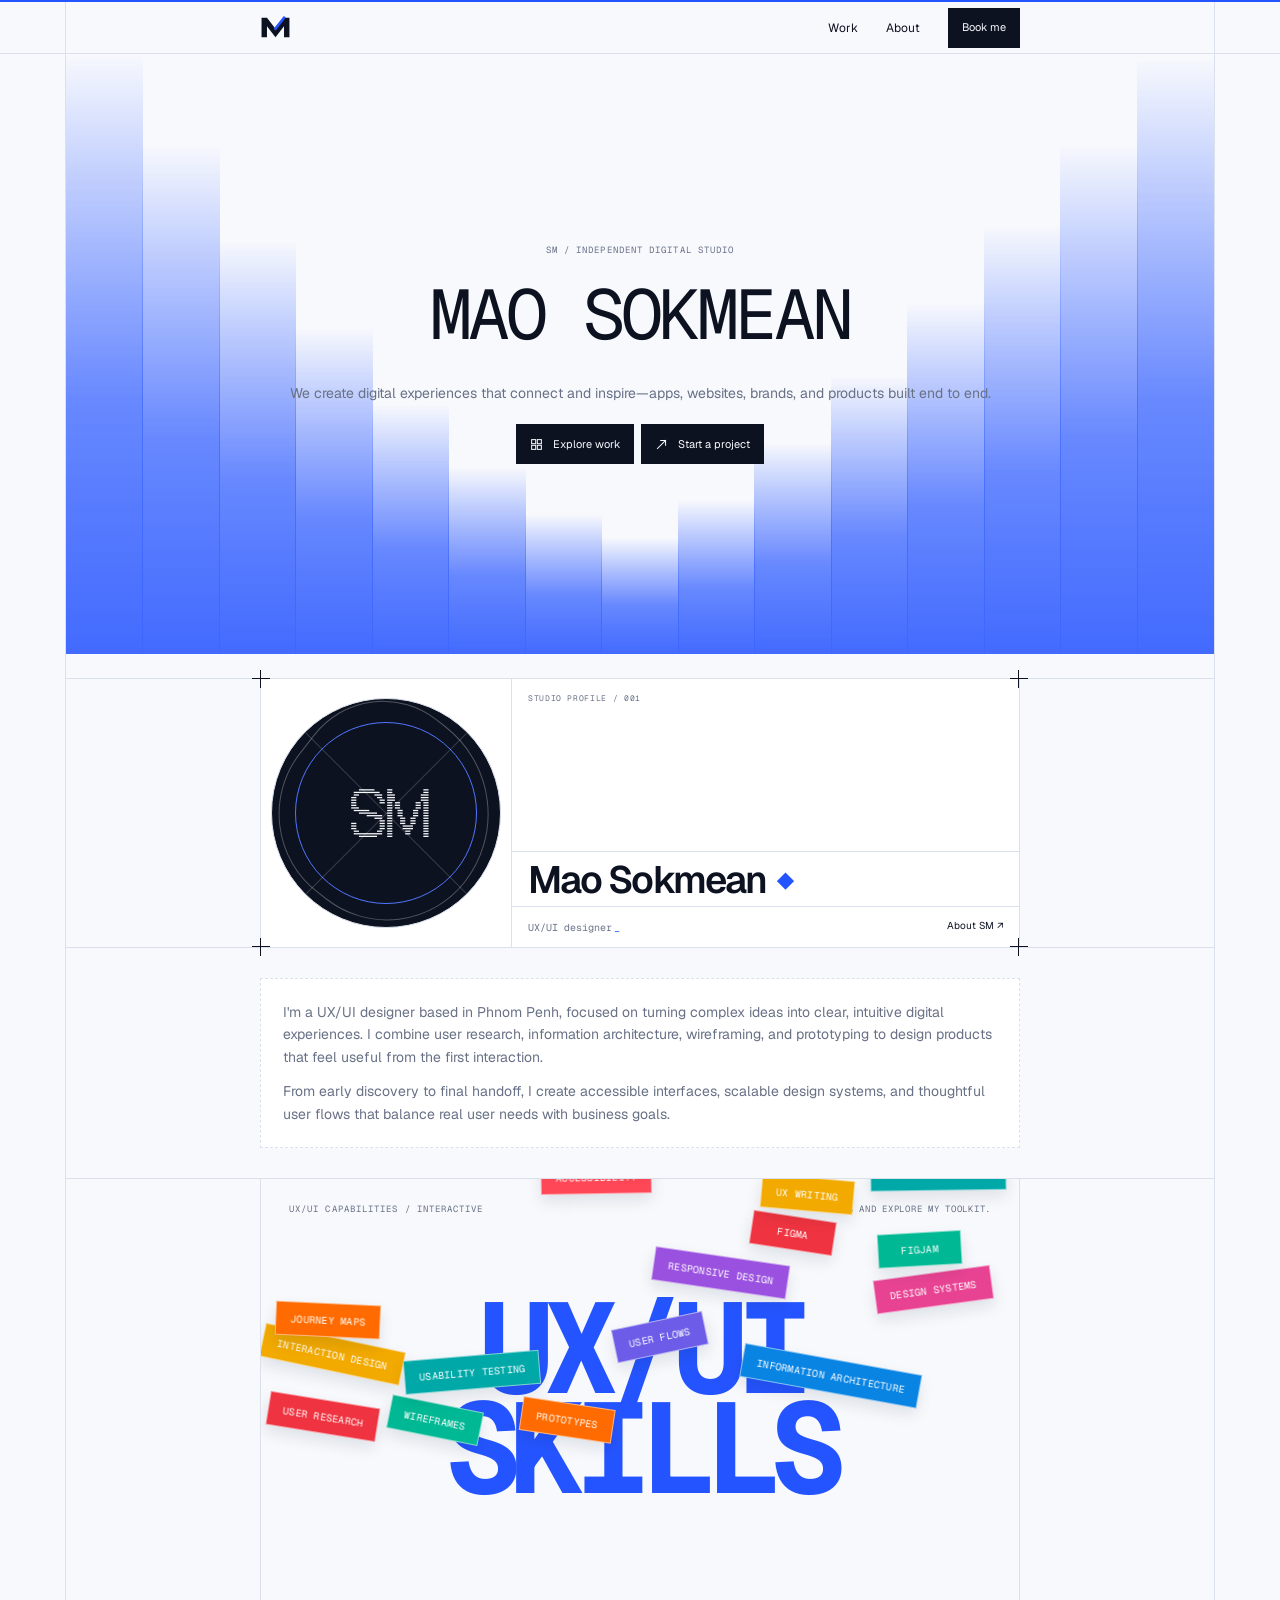
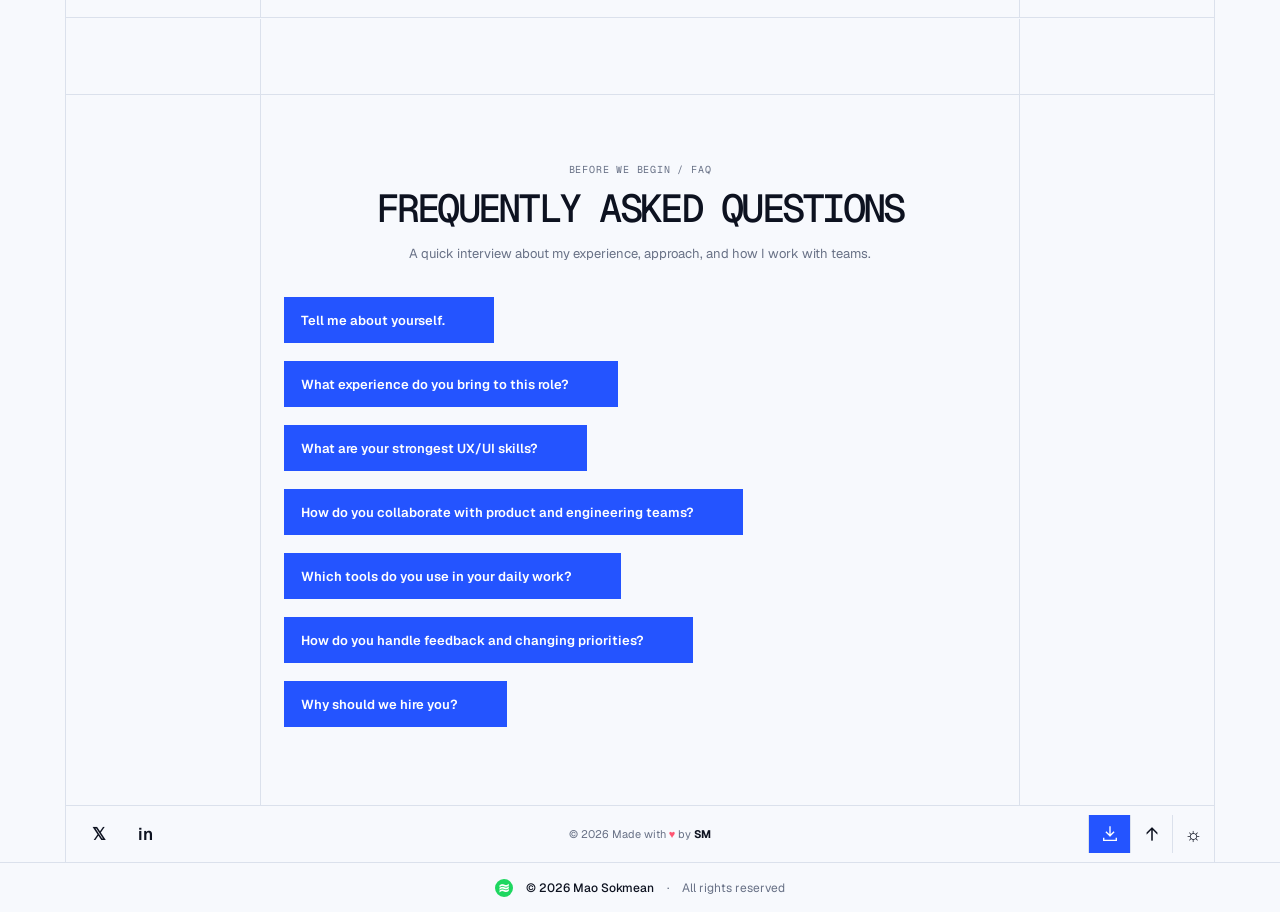
<file: index.html>
<!doctype html>
<html lang="en">
  <head>
    <meta charset="UTF-8" />
    <meta name="viewport" content="width=device-width, initial-scale=1.0" />
    <meta name="description" content="SM — a small independent studio shaping clear digital experiences." />
    <title>SM — UX/UI Designer</title>
    <link rel="icon" href="assets/favicon.svg" type="image/svg+xml" />
    <link rel="stylesheet" href="design-system.css?v=20260924-15" />
    <link rel="stylesheet" href="styles.css?v=20260924-15" />
  </head>
  <body class="landing-page">
    <site-header></site-header>

    <main id="top" class="work-page page-grid">
      <section class="landing-hero" aria-labelledby="landing-title">
        <canvas class="gradient-bars" aria-hidden="true"></canvas>
        <div class="landing-copy">
          <p>SM / INDEPENDENT DIGITAL STUDIO</p>
          <h1 id="landing-title"><span class="typewriter" data-words="Mao Sokmean|UX/UI Designer|Design Without Limits" aria-live="polite">Mao Sokmean</span></h1>
          <span>We create digital experiences that connect and inspire—apps, websites, brands, and products built end to end.</span>
          <div class="landing-actions">
            <a class="site-button" href="work.html"><svg viewBox="0 0 16 16" aria-hidden="true"><rect x="2" y="2" width="5" height="5" /><rect x="9" y="2" width="5" height="5" /><rect x="2" y="9" width="5" height="5" /><rect x="9" y="9" width="5" height="5" /></svg><span>Explore work</span></a>
            <a class="site-button" href="mailto:hello@smpj.studio"><svg viewBox="0 0 16 16" aria-hidden="true"><path d="M3 13 13 3M7 3h6v6" /></svg><span>Start a project</span></a>
          </div>
        </div>
      </section>

      <section class="identity-plate reveal" aria-label="SM studio profile">
        <i class="plate-cross plate-tl" aria-hidden="true"></i>
        <i class="plate-cross plate-tr" aria-hidden="true"></i>
        <i class="plate-cross plate-bl" aria-hidden="true"></i>
        <i class="plate-cross plate-br" aria-hidden="true"></i>
        <div class="identity-portrait" aria-hidden="true">
          <span>SM</span>
          <b></b><b></b>
        </div>
        <div class="identity-meta">
          <div class="identity-origin"><span>STUDIO PROFILE / 001</span></div>
          <div class="identity-name"><h2><span class="profile-name-text">Mao Sokmean</span><span class="verified-mark" aria-label="Verified">◆</span></h2></div>
          <div class="identity-line"><span class="typewriter" id="role-typewriter" data-words="UX/UI designer|Design direction, identity, and code.|AI-assisted interfaces"><span class="typewriter-text"></span><span class="typewriter-cursor">_</span></span><a href="about.html">About SM ↗</a></div>
        </div>
      </section>

      <section class="identity-description reveal" aria-label="UX/UI designer description">
        <p>I'm a UX/UI designer based in Phnom Penh, focused on turning complex ideas into clear, intuitive digital experiences. I combine user research, information architecture, wireframing, and prototyping to design products that feel useful from the first interaction.</p>
        <p>From early discovery to final handoff, I create accessible interfaces, scalable design systems, and thoughtful user flows that balance real user needs with business goals.</p>
      </section>

      <section class="attraction-section reveal" aria-labelledby="attraction-title">
        <div class="attraction-inner">
          <div class="attraction-heading">
            <p>UX/UI CAPABILITIES / INTERACTIVE</p>
            <h2 id="attraction-title">UX/UI<br />skills</h2>
            <span>Drag and explore my toolkit.</span>
          </div>
          <div class="hero-attraction" aria-label="Interactive color physics playground"></div>
        </div>
      </section>

      <section class="faq-section reveal" aria-labelledby="faq-title">
        <div class="faq-inner">
          <header class="faq-heading">
            <p class="eyebrow">Before we begin / FAQ</p>
            <h2 id="faq-title">FREQUENTLY ASKED QUESTIONS</h2>
            <span>A quick interview about my experience, approach, and how I work with teams.</span>
          </header>
          <div class="faq-list">
            <div class="faq-item">
              <button class="faq-trigger" type="button" aria-expanded="false" aria-controls="faq-a1" id="faq-q1">Tell me about yourself.<i aria-hidden="true"></i></button>
              <div class="faq-panel" id="faq-a1" role="region" aria-labelledby="faq-q1"><div class="faq-panel-inner"><p>I’m a UX/UI designer based in Phnom Penh. I turn complex product ideas into clear, accessible digital experiences through research, user flows, interface design, prototyping, and design systems.</p></div></div>
            </div>
            <div class="faq-item">
              <button class="faq-trigger" type="button" aria-expanded="false" aria-controls="faq-a2" id="faq-q2">What experience do you bring to this role?<i aria-hidden="true"></i></button>
              <div class="faq-panel" id="faq-a2" role="region" aria-labelledby="faq-q2"><div class="faq-panel-inner"><p>I have experience shaping websites, mobile products, dashboards, and scalable component systems. I’m comfortable contributing from early discovery through polished UI and developer handoff.</p></div></div>
            </div>
            <div class="faq-item">
              <button class="faq-trigger" type="button" aria-expanded="false" aria-controls="faq-a3" id="faq-q3">What are your strongest UX/UI skills?<i aria-hidden="true"></i></button>
              <div class="faq-panel" id="faq-a3" role="region" aria-labelledby="faq-q3"><div class="faq-panel-inner"><p>My core strengths are simplifying complex flows, building consistent visual systems, creating high-fidelity prototypes, and balancing user needs with practical business and technical constraints.</p></div></div>
            </div>
            <div class="faq-item">
              <button class="faq-trigger" type="button" aria-expanded="false" aria-controls="faq-a4" id="faq-q4">How do you collaborate with product and engineering teams?<i aria-hidden="true"></i></button>
              <div class="faq-panel" id="faq-a4" role="region" aria-labelledby="faq-q4"><div class="faq-panel-inner"><p>I involve teammates early, explain the reasoning behind decisions, document important states, and keep handoff practical. I value direct feedback and treat design as a shared product responsibility.</p></div></div>
            </div>
            <div class="faq-item">
              <button class="faq-trigger" type="button" aria-expanded="false" aria-controls="faq-a5" id="faq-q5">Which tools do you use in your daily work?<i aria-hidden="true"></i></button>
              <div class="faq-panel" id="faq-a5" role="region" aria-labelledby="faq-q5"><div class="faq-panel-inner"><p>Figma is my main tool for interface design, components, prototypes, and handoff. I also use research, documentation, motion, and AI-assisted tools when they help the team learn or execute faster.</p></div></div>
            </div>
            <div class="faq-item">
              <button class="faq-trigger" type="button" aria-expanded="false" aria-controls="faq-a6" id="faq-q6">How do you handle feedback and changing priorities?<i aria-hidden="true"></i></button>
              <div class="faq-panel" id="faq-a6" role="region" aria-labelledby="faq-q6"><div class="faq-panel-inner"><p>I separate personal preference from product evidence, ask questions when feedback is unclear, and adapt quickly when priorities change. I keep decisions visible so the team stays aligned.</p></div></div>
            </div>
            <div class="faq-item">
              <button class="faq-trigger" type="button" aria-expanded="false" aria-controls="faq-a7" id="faq-q7">Why should we hire you?<i aria-hidden="true"></i></button>
              <div class="faq-panel" id="faq-a7" role="region" aria-labelledby="faq-q7"><div class="faq-panel-inner"><p>I combine thoughtful UX reasoning with strong visual execution and practical collaboration. I can take ownership, communicate clearly, and help a team move from an unclear problem to a product people understand.</p></div></div>
            </div>
          </div>
        </div>
      </section>

      <section class="portfolio-hero reveal" aria-labelledby="page-title">
        <p class="eyebrow">Selected systems / 2024—2026</p>
        <h1 id="page-title">PORTFOLIO</h1>
        <p class="lede">We create digital experiences that connect and inspire—identities, websites, and products made end to end.</p>
        <div class="portfolio-actions">
          <a class="site-button" href="#canvas">Explore the canvas <span>↓</span></a>
          <a class="site-button" href="mailto:hello@smpj.studio">Start a project <span>↗</span></a>
        </div>
      </section>

      <section class="canvas-section reveal" id="canvas" aria-label="Selected work canvas">
        <div class="project-canvas">
          <div class="canvas-topline"><span>SM / WORKING ARCHIVE</span><span>12 PROJECTS</span></div>
          <div class="board-row board-row-small">
            <article class="mini-card blue"><b>NORTH/01</b><i></i><span>Product system</span></article>
            <article class="mini-card pale"><b>FIELD NOTES</b><i></i><span>Editorial identity</span></article>
            <article class="mini-card black"><b>VOID</b><i></i><span>Digital campaign</span></article>
            <article class="mini-card orange"><b>KIT/24</b><i></i><span>Packaging system</span></article>
            <article class="mini-card white"><b>ATLAS</b><i></i><span>Platform design</span></article>
            <article class="mini-card green"><b>COMMON</b><i></i><span>Brand direction</span></article>
          </div>
          <div class="board-divider"><span>INTERFACES / IDENTITIES / SYSTEMS</span></div>
          <div class="board-row board-row-large">
            <article class="case-card case-type"><span>IDENTITY 02</span><strong>SM<br>TYPE<br>SYSTEM</strong><small>Variable identity / 2026</small></article>
            <article class="case-card case-ui"><span>PRODUCT 07</span><div class="ui-window"><i></i><i></i><i></i><b>Make complex work feel simple.</b></div><small>Interface system / 2025</small></article>
            <article class="case-card case-grid"><span>ARCHIVE 12</span><div class="tile-grid">● ◐ ◒ ◑<br>◧ ◨ ◩ ◪<br>◆ ◇ ◆ ◇</div><small>Visual research / ongoing</small></article>
          </div>
          <div class="board-row board-row-small lower-row">
            <article class="mini-card rose"><b>EDITION 4</b><i></i><span>Culture journal</span></article>
            <article class="mini-card yellow"><b>BRIGHT/IDEA</b><i></i><span>Launch campaign</span></article>
            <article class="mini-card blue"><b>INDEX</b><i></i><span>Design library</span></article>
            <article class="mini-card black"><b>MONO</b><i></i><span>Digital toolkit</span></article>
          </div>
        </div>
      </section>

    </main>

    <site-footer></site-footer>
    <listening-widget></listening-widget>
    <booking-modal></booking-modal>
    <script src="components.js?v=20260924-15"></script>
    <script src="script.js?v=20260924-15"></script>

  </body>
</html>
</file>
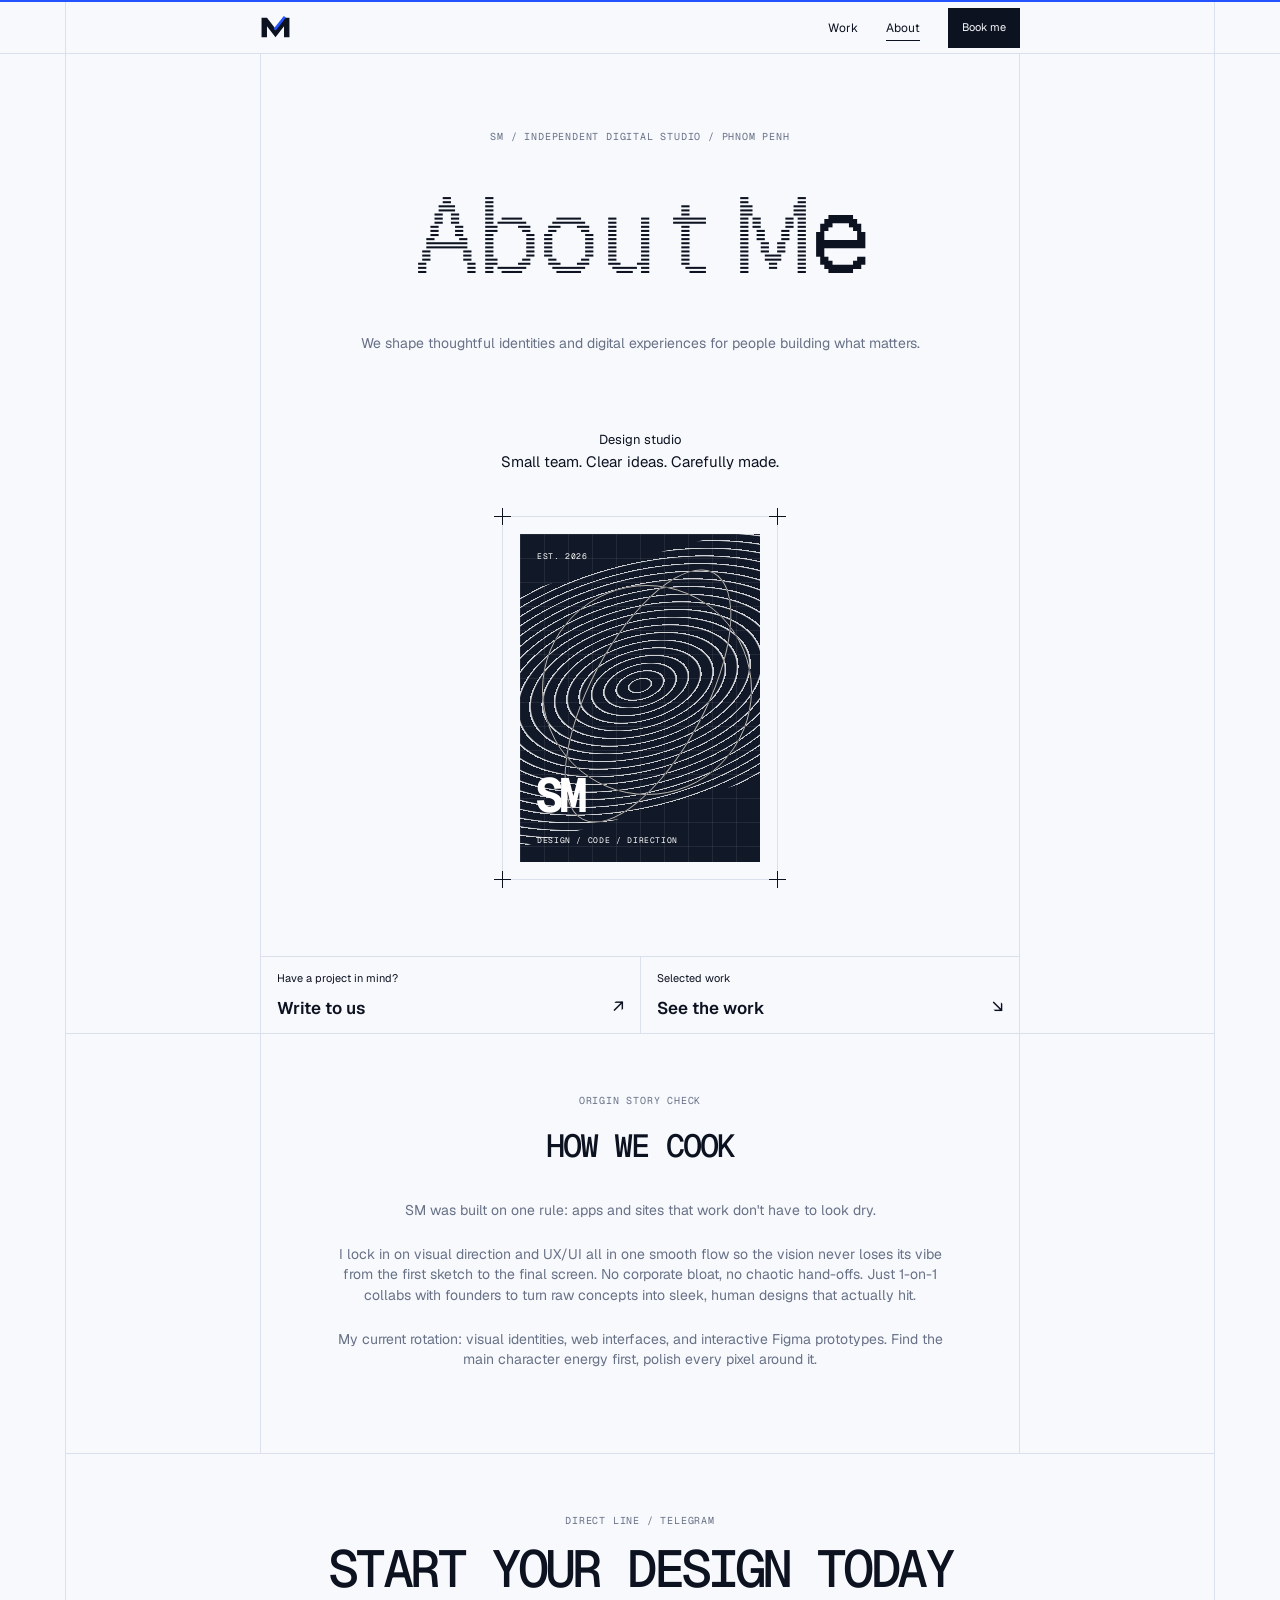
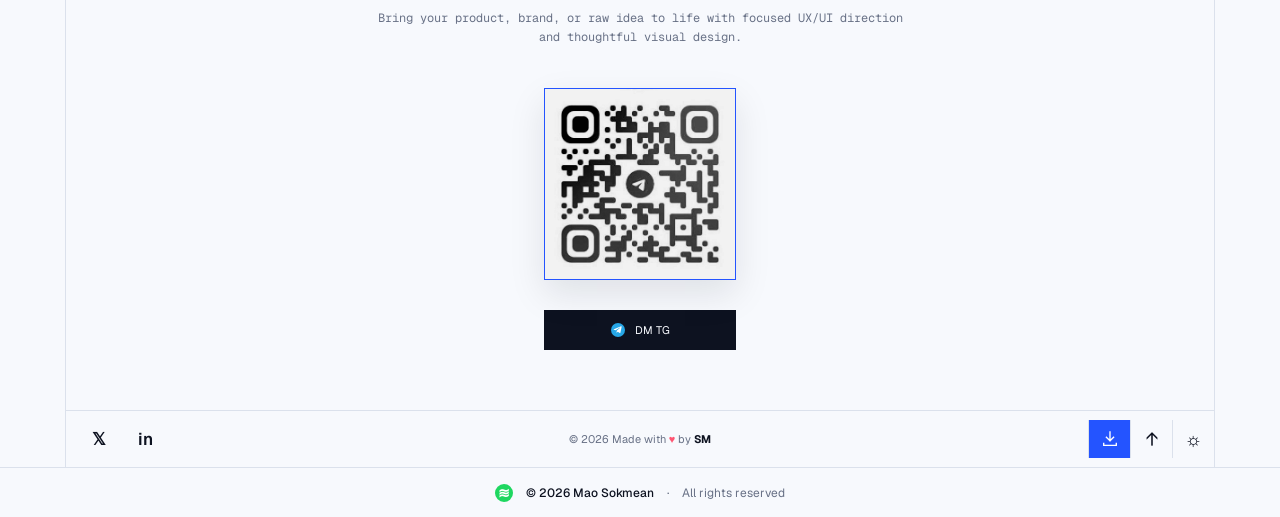
<file: about.html>
<!doctype html>
<html lang="en">
  <head>
    <meta charset="UTF-8" />
    <meta name="viewport" content="width=device-width, initial-scale=1.0" />
    <meta name="description" content="SM — a small independent studio shaping clear digital experiences." />
    <title>SM — UX/UI Designer</title>
    <link rel="icon" href="assets/favicon.svg" type="image/svg+xml" />
    <link rel="stylesheet" href="design-system.css?v=20260924-15" />
    <link rel="stylesheet" href="styles.css?v=20260924-15" />
  </head>
  <body class="about-page">
    <site-header active="about"></site-header>

    <main id="top" class="page-grid">
      <section class="intro" id="about" aria-labelledby="page-title">
        <p class="eyebrow">SM / Independent digital studio / Phnom Penh</p>
        <h1 id="page-title" class="pixel-heading" data-prefix="About" data-text="Me" aria-label="About Me"></h1>
        <p class="lede">We shape thoughtful identities and digital experiences for people building what matters.</p>
      </section>

      <section class="profile" aria-label="About SM">
        <p class="role">Design studio</p>
        <p class="statement">Small team. Clear ideas. Carefully made.</p>

        <div class="specimen-wrap">
          <i class="cross cross-tl" aria-hidden="true"></i>
          <i class="cross cross-tr" aria-hidden="true"></i>
          <i class="cross cross-bl" aria-hidden="true"></i>
          <i class="cross cross-br" aria-hidden="true"></i>
          <div class="specimen" aria-label="SM identity artwork">
            <div class="orbit orbit-one"></div>
            <div class="orbit orbit-two"></div>
            <span class="specimen-index">EST. 2026</span>
            <strong>SM</strong>
            <span class="specimen-caption">DESIGN / CODE / DIRECTION</span>
          </div>
        </div>
      </section>

      <section class="links" id="work" aria-label="SM links">
        <a href="mailto:hello@smpj.studio">
          <span>Have a project in mind?</span>
          <span class="link-action">Write to us <b aria-hidden="true">↗</b></span>
        </a>
        <a href="work.html">
          <span>Selected work</span>
          <span class="link-action">See the work <b aria-hidden="true">↘</b></span>
        </a>
      </section>

      <section class="journey" aria-labelledby="journey-title">
        <div class="journey-content">
          <p class="eyebrow">Origin story check</p>
          <h2 id="journey-title">HOW WE COOK</h2>
          <div class="journey-copy">
            <p>SM was built on one rule: apps and sites that work don't have to look dry.</p>
            <p>I lock in on visual direction and UX/UI all in one smooth flow so the vision never loses its vibe from the first sketch to the final screen. No corporate bloat, no chaotic hand-offs. Just 1-on-1 collabs with founders to turn raw concepts into sleek, human designs that actually hit.</p>
            <p>My current rotation: visual identities, web interfaces, and interactive Figma prototypes. Find the main character energy first, polish every pixel around it.</p>
          </div>
        </div>
      </section>

      <section class="qr-contact" aria-labelledby="qr-contact-title">
        <p class="eyebrow">Direct line / Telegram</p>
        <h2 id="qr-contact-title">START YOUR DESIGN TODAY</h2>
        <p class="qr-contact-lede">Bring your product, brand, or raw idea to life with focused UX/UI direction and thoughtful visual design.</p>
        <a class="qr-code-crop" href="https://t.me/mao_sokmeann" target="_blank" rel="noreferrer" aria-label="Open Mao Sokmean on Telegram">
          <img src="assets/telegram-qr-mao-sokmean.jpg" alt="Telegram QR code for Mao Sokmean, username @MAO_SOKMEANN" />
        </a>
        <div class="qr-contact-actions">
          <a class="site-button qr-secondary" href="https://t.me/mao_sokmeann" target="_blank" rel="noreferrer"><svg class="telegram-icon" viewBox="0 0 24 24" aria-hidden="true"><circle cx="12" cy="12" r="12" fill="#27A7E7"/><path fill="#fff" d="m18.2 6.7-2.1 10c-.16.71-.58.89-1.18.55l-3.2-2.36-1.54 1.49c-.17.17-.31.31-.64.31l.23-3.27 5.95-5.38c.26-.23-.06-.36-.4-.13l-7.36 4.63-3.17-.99c-.69-.22-.7-.69.14-1.02l12.4-4.78c.57-.21 1.08.14.87.95Z"/></svg><span>DM TG</span></a>
        </div>
      </section>
    </main>

    <site-footer></site-footer>
    <listening-widget></listening-widget>
    <booking-modal></booking-modal>
    <script src="components.js?v=20260924-15"></script>
    <script src="script.js?v=20260924-15"></script>

  </body>
</html>
</file>
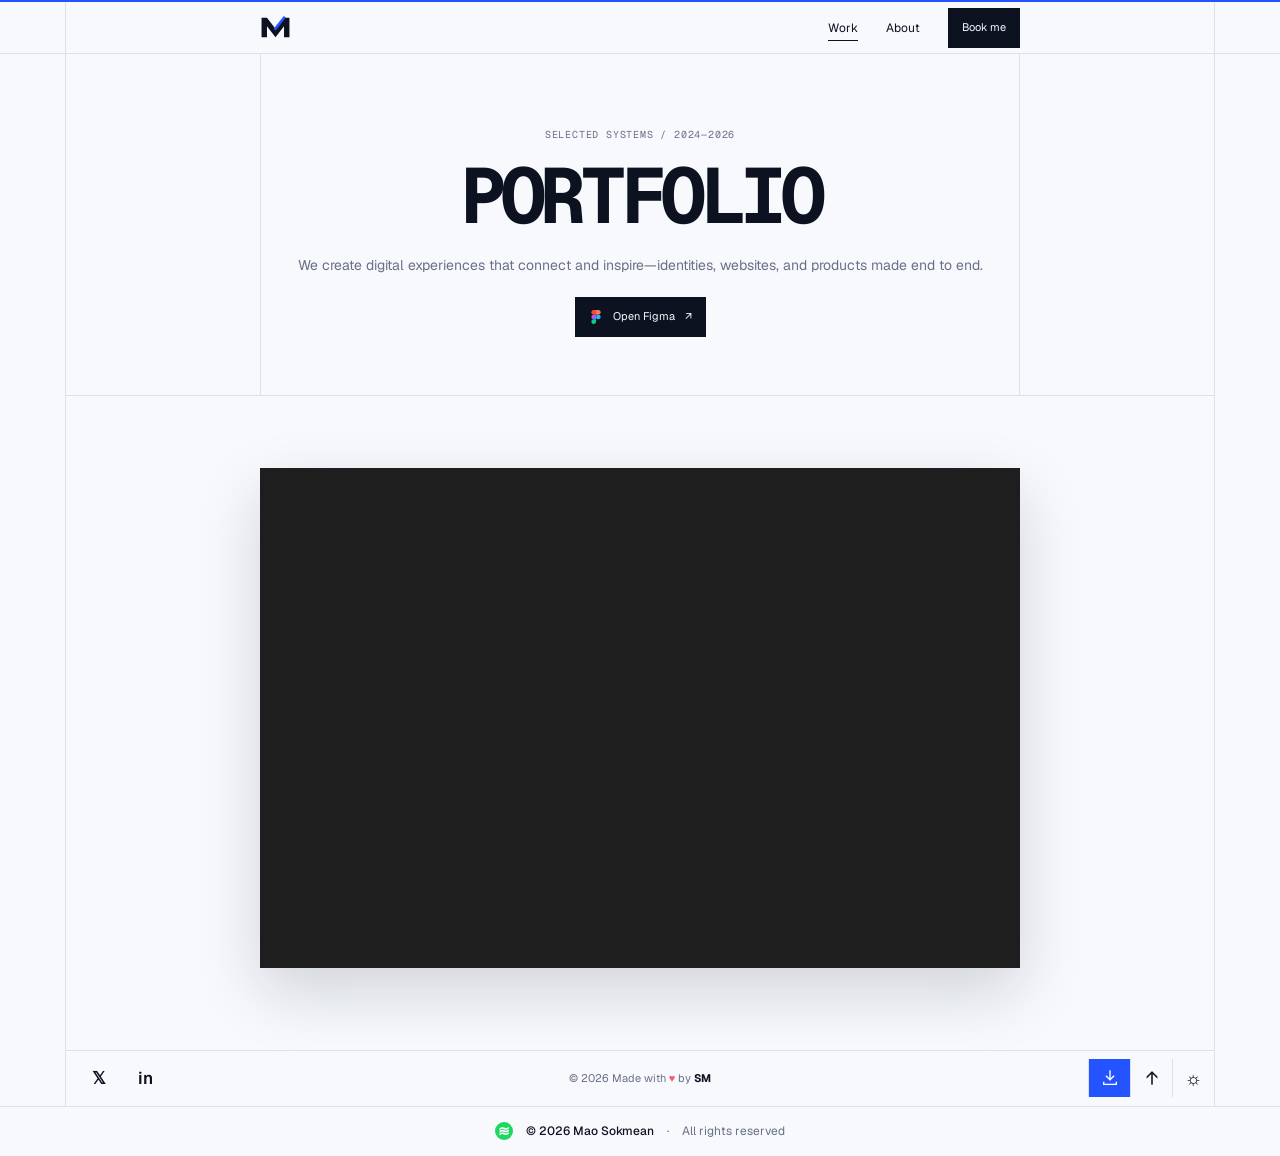
<file: work.html>
<!doctype html>
<html lang="en">
  <head>
    <meta charset="UTF-8" />
    <meta name="viewport" content="width=device-width, initial-scale=1.0" />
    <meta name="description" content="SM — a small independent studio shaping clear digital experiences." />
    <title>SM — UX/UI Designer</title>
    <link rel="icon" href="assets/favicon.svg" type="image/svg+xml" />
    <link rel="stylesheet" href="design-system.css?v=20260924-15" />
    <link rel="stylesheet" href="styles.css?v=20260924-15" />
  </head>
  <body class="work-page-view">
    <site-header active="work"></site-header>

    <main id="top" class="work-page page-grid">
      <section class="landing-hero" aria-labelledby="landing-title">
        <canvas class="gradient-bars" aria-hidden="true"></canvas>
        <div class="landing-copy">
          <p>SM / INDEPENDENT DIGITAL STUDIO</p>
          <h1 id="landing-title">DESIGN WITHOUT LIMITS</h1>
          <span>We create digital experiences that connect and inspire—apps, websites, brands, and products built end to end.</span>
          <div class="landing-actions">
            <a class="site-button" href="#canvas">Explore work</a>
            <a class="site-button" href="https://www.figma.com/design/ixQ1BWcUov9G6FuQEUdnS5/Web3-content?node-id=0-1&amp;t=m8jNzme6pKldKJij-1" target="_blank" rel="noreferrer"><svg class="figma-icon" viewBox="0 0 24 36" aria-hidden="true"><path fill="#F24E1E" d="M0 6a6 6 0 0 1 6-6h6v12H6a6 6 0 0 1-6-6Z"/><path fill="#FF7262" d="M12 0h6a6 6 0 0 1 0 12h-6V0Z"/><path fill="#A259FF" d="M0 18a6 6 0 0 1 6-6h6v12H6a6 6 0 0 1-6-6Z"/><path fill="#1ABCFE" d="M12 18a6 6 0 1 1 12 0 6 6 0 0 1-12 0Z"/><path fill="#0ACF83" d="M0 30a6 6 0 0 1 6-6h6v6a6 6 0 0 1-12 0Z"/></svg><span>Open Figma</span></a>
          </div>
        </div>
      </section>

      <section class="identity-plate reveal" aria-label="SM studio profile">
        <i class="plate-cross plate-tl" aria-hidden="true"></i>
        <i class="plate-cross plate-tr" aria-hidden="true"></i>
        <i class="plate-cross plate-bl" aria-hidden="true"></i>
        <i class="plate-cross plate-br" aria-hidden="true"></i>
        <div class="identity-portrait" aria-hidden="true">
          <span>SM</span>
          <b></b><b></b>
        </div>
        <div class="identity-meta">
          <div class="identity-origin"><span>STUDIO PROFILE / 001</span></div>
          <div class="identity-name"><h2><span class="profile-name-text">Mao Sokmean</span><span class="verified-mark" aria-label="Verified">◆</span></h2></div>
          <div class="identity-line"><span class="typewriter" id="role-typewriter" data-words="UX/UI designer|Design direction, identity, and code.|AI-assisted interfaces"><span class="typewriter-text"></span><span class="typewriter-cursor">_</span></span><a href="about.html">About SM ↗</a></div>
        </div>
      </section>

      <section class="portfolio-hero reveal" aria-labelledby="page-title">
        <p class="eyebrow">Selected systems / 2024—2026</p>
        <h1 id="page-title">PORTFOLIO</h1>
        <p class="lede">We create digital experiences that connect and inspire—identities, websites, and products made end to end.</p>
        <div class="portfolio-actions">
          <a class="site-button" href="https://www.figma.com/design/ixQ1BWcUov9G6FuQEUdnS5/Web3-content?node-id=0-1&amp;t=m8jNzme6pKldKJij-1" target="_blank" rel="noreferrer"><svg class="figma-icon" viewBox="0 0 24 36" aria-hidden="true"><path fill="#F24E1E" d="M0 6a6 6 0 0 1 6-6h6v12H6a6 6 0 0 1-6-6Z"/><path fill="#FF7262" d="M12 0h6a6 6 0 0 1 0 12h-6V0Z"/><path fill="#A259FF" d="M0 18a6 6 0 0 1 6-6h6v12H6a6 6 0 0 1-6-6Z"/><path fill="#1ABCFE" d="M12 18a6 6 0 1 1 12 0 6 6 0 0 1-12 0Z"/><path fill="#0ACF83" d="M0 30a6 6 0 0 1 6-6h6v6a6 6 0 0 1-12 0Z"/></svg><span>Open Figma</span><span>↗</span></a>
        </div>
      </section>

      <section class="figma-showcase reveal" id="canvas" aria-label="Interactive Figma file preview">
        <div class="figma-window">
          <iframe
            title="Web3 Content — interactive Figma preview"
            src="https://embed.figma.com/design/ixQ1BWcUov9G6FuQEUdnS5/Web3-content?node-id=0-1&amp;embed-host=share"
            loading="lazy"
            allowfullscreen
          ></iframe>
          <noscript><p class="figma-fallback">Preview unavailable. <a href="https://www.figma.com/design/ixQ1BWcUov9G6FuQEUdnS5/Web3-content?node-id=0-1&amp;t=m8jNzme6pKldKJij-1">Open the file in Figma.</a></p></noscript>
        </div>
      </section>

    </main>

    <site-footer></site-footer>
    <listening-widget></listening-widget>
    <booking-modal></booking-modal>
    <script src="components.js?v=20260924-15"></script>
    <script src="script.js?v=20260924-15"></script>

  </body>
</html>
</file>
<file: design-system.css>
/*
  SM DESIGN SYSTEM
  1. Foundations: raw scales and semantic tokens
  2. Primitives: layout, type, surfaces, accessibility
  3. Components: buttons, fields, navigation controls
*/

@font-face { font-family: 'Geist'; src: url('assets/fonts/Geist-Variable.woff2') format('woff2'); font-weight: 100 900; font-display: swap; }
@font-face { font-family: 'Geist Mono'; src: url('assets/fonts/GeistMono-Variable.woff2') format('woff2'); font-weight: 100 900; font-display: swap; }
@font-face { font-family: 'Geist Pixel Square'; src: url('assets/fonts/GeistPixel-Square.woff2') format('woff2'); font-display: swap; }
@font-face { font-family: 'Geist Pixel Grid'; src: url('assets/fonts/GeistPixel-Grid.woff2') format('woff2'); font-display: swap; }
@font-face { font-family: 'Geist Pixel Circle'; src: url('assets/fonts/GeistPixel-Circle.woff2') format('woff2'); font-display: swap; }
@font-face { font-family: 'Geist Pixel Triangle'; src: url('assets/fonts/GeistPixel-Triangle.woff2') format('woff2'); font-display: swap; }
@font-face { font-family: 'Geist Pixel Line'; src: url('assets/fonts/GeistPixel-Line.woff2') format('woff2'); font-display: swap; }

:root {
  color-scheme: light;

  /* Raw color scale — edit here to rebrand the whole product. */
  --sm-blue-50: #edf2ff;
  --sm-blue-100: #dbe5ff;
  --sm-blue-500: #3f68ff;
  --sm-blue-600: #2454ff;
  --sm-blue-700: #163dd6;
  --sm-slate-0: #ffffff;
  --sm-slate-25: #f7f9fd;
  --sm-slate-50: #edf1f8;
  --sm-slate-200: #dbe1ec;
  --sm-slate-500: #687186;
  --sm-slate-900: #0d1220;
  --sm-night-950: #080b14;

  /* Typography. */
  --font-sans: 'Geist', sans-serif;
  --font-mono: 'Geist Mono', monospace;
  --font-pixel-square: 'Geist Pixel Square', sans-serif;
  --font-pixel-grid: 'Geist Pixel Grid', sans-serif;
  --font-pixel-circle: 'Geist Pixel Circle', sans-serif;
  --font-pixel-triangle: 'Geist Pixel Triangle', sans-serif;
  --font-pixel-line: 'Geist Pixel Line', sans-serif;
  --text-2xs: 8px;
  --text-xs: 10px;
  --text-sm: 12px;
  --text-md: 14px;
  --text-lg: 18px;
  --leading-tight: 1.1;
  --leading-body: 1.55;

  /* Spacing: 4px base grid. */
  --space-0: 0;
  --space-1: 4px;
  --space-2: 8px;
  --space-3: 12px;
  --space-4: 16px;
  --space-5: 20px;
  --space-6: 24px;
  --space-8: 32px;
  --space-10: 40px;
  --space-12: 48px;
  --space-15: 60px;
  --space-19: 76px;

  /* Sizing and layout. */
  --size-header: 54px;
  --size-content: 760px;
  --size-shell: 1150px;
  --radius-none: 0;
  --radius-sm: 4px;
  --radius-md: 8px;
  --radius-round: 999px;

  /* Motion and elevation. */
  --ease-standard: cubic-bezier(.22, 1, .36, 1);
  --duration-fast: 180ms;
  --duration-base: 250ms;
  --shadow-float: 0 20px 48px rgba(19,20,24,.16), 0 5px 14px rgba(19,20,24,.08);
  --shadow-panel: 0 20px 45px rgba(13,18,32,.14);

  /* Semantic tokens consumed by every page. */
  --ink: var(--sm-slate-900);
  --paper: var(--sm-slate-25);
  --panel: var(--sm-slate-0);
  --muted: var(--sm-slate-500);
  --line: var(--sm-slate-200);
  --soft: var(--sm-slate-50);
  --accent: var(--sm-blue-600);
  --accent-ink: var(--sm-slate-0);
  --card: #111827;
  --card-ink: var(--sm-slate-0);
  --grid: rgba(36,84,255,.035);
  --section-space: var(--space-19);
  --section-pad: var(--space-15);
}

body.dark {
  color-scheme: dark;
  --ink: #f3f6ff;
  --paper: var(--sm-night-950);
  --panel: #0f1523;
  --muted: #98a3ba;
  --line: #263149;
  --soft: #111a2c;
  --accent: #718cff;
  --accent-ink: #071022;
  --card: #141c2e;
  --card-ink: #f3f6ff;
  --grid: rgba(113,140,255,.055);
  --shadow-panel: 0 22px 52px rgba(0,0,0,.45);
}

/* Base and accessibility. */
*, *::before, *::after { box-sizing: border-box; }
html { scroll-behavior: smooth; }
body { margin: 0; color: var(--ink); background: var(--paper); font-family: var(--font-sans); -webkit-font-smoothing: antialiased; transition: color .35s ease, background-color .35s ease; }
a { color: inherit; text-decoration: none; }
:where(a, button, input, textarea, select):focus-visible { outline: 2px solid var(--accent); outline-offset: 3px; }
[hidden] { display: none !important; }

/* Layout primitives. */
.ds-container { width: min(var(--size-shell), calc(100% - 40px)); margin-inline: auto; }
.ds-content { width: min(var(--size-content), calc(100% - 48px)); margin-inline: auto; }
.ds-stack { display: flex; flex-direction: column; gap: var(--stack-gap, var(--space-4)); }
.ds-cluster { display: flex; flex-wrap: wrap; align-items: center; gap: var(--cluster-gap, var(--space-2)); }
.ds-grid { display: grid; gap: var(--grid-gap, var(--space-3)); }
.ds-surface { color: var(--ink); background: var(--panel); border: 1px solid var(--line); }
.ds-rule-block { border-block: 1px solid var(--line); }
.ds-rule-inline { border-inline: 1px solid var(--line); }

/* Type primitives. */
.eyebrow, .ds-eyebrow { margin: 0 0 25px; color: var(--muted); font: var(--text-xs) var(--font-mono); letter-spacing: .08em; text-transform: uppercase; }
.ds-body { color: var(--muted); font: var(--text-md)/var(--leading-body) var(--font-sans); }
.ds-label { color: var(--muted); font: var(--text-2xs) var(--font-mono); letter-spacing: .08em; text-transform: uppercase; }

/* Button component. Default remains compatible with .site-button. */
.site-button, .ds-button {
  min-height: 40px;
  padding: 0 14px;
  display: inline-flex;
  align-items: center;
  justify-content: center;
  gap: 10px;
  border: 0;
  border-radius: var(--radius-none);
  color: var(--paper);
  background: var(--ink);
  font: 400 11px/1 var(--font-sans);
  letter-spacing: 0;
  text-align: center;
  white-space: nowrap;
  cursor: pointer;
  transition: transform var(--duration-fast) ease, color var(--duration-fast) ease, background var(--duration-fast) ease, border-color var(--duration-fast) ease;
}
.site-button span, .ds-button span { font: inherit; letter-spacing: inherit; }
.site-button svg, .ds-button svg { width: 14px; height: 14px; flex: 0 0 auto; }
.site-button:hover, .ds-button:hover { color: var(--accent-ink); background: var(--accent); transform: translateY(-1px); }
.site-button:disabled, .ds-button:disabled { opacity: .45; pointer-events: none; }
.ds-button--secondary { color: var(--ink); background: var(--panel); border-color: var(--line); }
.ds-button--ghost { color: var(--ink); background: transparent; }
.ds-button--accent { color: var(--accent-ink); background: var(--accent); }
.ds-button--sm { min-height: 24px; padding: 6px 10px; font-size: var(--text-xs); }
.ds-button--lg { min-height: 40px; padding: 12px 18px; font-size: var(--text-md); }
.ds-button--icon { width: 38px; min-width: 38px; padding: 0; }

/* Form component. */
.ds-field { display: flex; flex-direction: column; gap: 6px; color: var(--muted); font: var(--text-sm) var(--font-sans); }
.ds-input { width: 100%; min-height: 40px; padding: 10px 12px; border: 1px solid var(--line); border-radius: var(--radius-none); color: var(--ink); background: var(--paper); font: inherit; }
.ds-input:hover { border-color: color-mix(in srgb, var(--accent) 45%, var(--line)); }
.ds-input:focus { border-color: var(--accent); outline: 0; }

@media (max-width: 640px) {
  :root { --section-space: 58px; --section-pad: 48px; }
  .ds-container { width: 100%; }
  .ds-content { width: calc(100% - 36px); }
}

@media (prefers-reduced-motion: reduce) {
  html { scroll-behavior: auto; }
  *, *::before, *::after { animation-duration: .01ms !important; animation-iteration-count: 1 !important; transition-duration: .01ms !important; }
}

/* Scroll-triggered reveal: section fades/slides up as it enters the
   viewport (see IntersectionObserver wiring in script.js). */
.reveal { opacity: 0; transform: translateY(28px); transition: opacity .7s cubic-bezier(.2, .6, .2, 1), transform .7s cubic-bezier(.2, .6, .2, 1); }
.reveal.is-visible { opacity: 1; transform: none; }

@media (prefers-reduced-motion: reduce) {
  .reveal { opacity: 1; transform: none; transition: none; }
}

/* Smooth cross-fade between pages (native View Transitions API). Browsers
   without support just navigate normally — no fallback needed. */
@view-transition { navigation: auto; }

::view-transition-old(root) { animation: sm-page-out .32s cubic-bezier(.4, 0, .2, 1) both; }
::view-transition-new(root) { animation: sm-page-in .38s cubic-bezier(.2, 0, .2, 1) both; }

@keyframes sm-page-out { to { opacity: 0; transform: translateY(-8px); } }
@keyframes sm-page-in { from { opacity: 0; transform: translateY(8px); } }

@media (prefers-reduced-motion: reduce) {
  @view-transition { navigation: none; }
}
</file>
<file: styles.css>
.site-header {
  position: sticky;
  z-index: 10;
  top: 0;
  width: 100%;
  height: 54px;
  margin-inline: auto;
  padding: 0 max(24px, calc((100vw - var(--size-content)) / 2));
  display: flex;
  align-items: center;
  justify-content: space-between;
  border-top: 2px solid var(--accent);
  border-bottom: 1px solid var(--line);
  background: color-mix(in srgb, var(--paper) 88%, transparent);
  backdrop-filter: blur(12px);
  transition: top .35s cubic-bezier(.22,1,.36,1), width .35s cubic-bezier(.22,1,.36,1), height .35s cubic-bezier(.22,1,.36,1), padding .35s cubic-bezier(.22,1,.36,1), border-color .35s ease, box-shadow .35s ease, background .35s ease;
}
.site-header::before, .site-header::after { content: ""; position: absolute; top: 0; bottom: 0; width: 1px; background: var(--line); pointer-events: none; transition: opacity .2s ease; }
.site-header::before { left: max(20px, calc((100% - var(--size-shell)) / 2)); }
.site-header::after { right: max(20px, calc((100% - var(--size-shell)) / 2)); }
.site-header.is-floating {
  top: 14px;
  width: min(var(--size-content), calc(100% - 32px));
  height: 50px;
  padding-inline: 14px 10px;
  border: 1px solid color-mix(in srgb, var(--line) 52%, rgba(255,255,255,.5));
  border-top-color: color-mix(in srgb, var(--accent) 32%, rgba(255,255,255,.72));
  background: linear-gradient(112deg, color-mix(in srgb, var(--paper) 79%, transparent), color-mix(in srgb, var(--paper) 55%, transparent));
  -webkit-backdrop-filter: blur(28px) saturate(155%) contrast(108%);
  backdrop-filter: blur(28px) saturate(155%) contrast(108%);
  box-shadow: 0 20px 48px rgba(19,20,24,.16), 0 5px 14px rgba(19,20,24,.08), inset 0 1px 0 rgba(255,255,255,.72), inset 0 -1px 0 rgba(255,255,255,.18);
}
.site-header.is-floating::before, .site-header.is-floating::after { opacity: 0; }
body.dark .site-header.is-floating { border-color: rgba(113,140,255,.18); border-top-color: rgba(166,181,255,.38); background: linear-gradient(112deg, rgba(18,26,44,.82), rgba(9,14,26,.62)); box-shadow: 0 22px 54px rgba(0,0,0,.52), 0 6px 16px rgba(0,0,0,.28), inset 0 1px 0 rgba(255,255,255,.1), inset 0 -1px 0 rgba(113,140,255,.09); }

.mark { position: relative; display: inline-flex; align-items: center; }
.brand-monogram { width: 31px; height: 23px; overflow: visible; }
.monogram-body { fill: var(--ink); }
.monogram-signal { fill: none; stroke: var(--accent); stroke-width: 3.4; stroke-linecap: square; transition: transform .25s ease; transform-origin: center; }
.mark:hover .monogram-signal { transform: translate(2px, -1px); }

nav { display: flex; align-items: center; gap: 28px; font-size: 12px; }
nav > a:not(.call-button) { position: relative; }
nav > a:not(.call-button)::after { content: ''; position: absolute; left: 0; right: 100%; bottom: -5px; height: 1px; background: var(--ink); transition: right .2s ease; }
nav > a:hover::after { right: 0; }
nav > a[aria-current="page"]::after { right: 0; }
main { width: min(var(--size-shell), calc(100% - 40px)); min-height: calc(100vh - 108px); margin: 0 auto; border-inline: 1px solid var(--line); }
.page-grid { width: min(var(--size-shell), calc(100% - 40px)); margin-inline: auto; border-inline: 1px solid var(--line); }
.landing-page .portfolio-hero, .landing-page .canvas-section { display: none; }
.work-page-view .landing-hero, .work-page-view .identity-plate { display: none; }
.landing-page main { display: flow-root; }
.landing-page::before,
.landing-page::after {
  content: none;
  display: none;
}
.landing-hero { position: relative; min-height: 600px; display: grid; place-items: center; overflow: hidden; color: var(--ink); background: var(--paper); text-align: center; isolation: isolate; }
.gradient-bars { position: absolute; z-index: 0; inset: 0; width: 100%; height: 100%; opacity: .82; }
.landing-copy { position: relative; z-index: 1; padding: 48px 24px; }
.landing-copy > p { margin: 0 0 24px; color: var(--muted); font: 9px var(--font-mono); letter-spacing: .12em; }
.landing-copy h1 { margin: 0; color: var(--ink); font-family: var(--font-pixel-square); font-size: clamp(42px, 6vw, 70px); font-weight: 400; line-height: 1; letter-spacing: -.055em; }
.landing-copy .typewriter { display: inline-block; min-height: 1em; text-transform: uppercase; }
.landing-copy > span { display: block; max-width: 720px; margin: 22px auto 0; color: var(--muted); font-size: 14px; line-height: 1.55; }
.hero-attraction { position: absolute; z-index: 2; inset: 0; width: 100%; height: 100%; overflow: hidden; touch-action: none; cursor: grab; }
.hero-attraction:active { cursor: grabbing; }
.attraction-color { position: absolute; left: 0; top: 0; min-width: 84px; height: 34px; padding: 0 14px; display: grid; place-items: center; border: 1px solid rgba(255,255,255,.5); color: #fff; font: 10px var(--font-mono); letter-spacing: .025em; text-transform: uppercase; white-space: nowrap; box-shadow: 0 7px 15px rgba(14,18,34,.1); user-select: none; will-change: transform; }
.attraction-color.is-dragging { z-index: 3; box-shadow: none; }
.landing-actions { display: flex; justify-content: center; gap: 7px; margin-top: 20px; }
.landing-actions svg { width: 13px; height: 13px; fill: none; stroke: currentColor; stroke-width: 1.25; stroke-linecap: square; stroke-linejoin: miter; }
.identity-plate { position: relative; width: min(var(--size-content), calc(100% - 48px)); min-height: 270px; margin: 24px auto 70px; display: grid; grid-template-columns: 250px 1fr; border-block: 1px solid var(--line); border-inline: 1px solid var(--line); background: var(--panel); }
.identity-plate::before, .identity-plate::after { content: ''; position: absolute; z-index: 0; left: 50%; width: min(var(--size-shell), calc(100vw - 40px)); height: 1px; background: var(--line); transform: translateX(-50%); pointer-events: none; }
.identity-plate::before { top: -1px; }
.identity-plate::after { bottom: -1px; }
.landing-page .identity-plate { margin-bottom: 76px; }
.plate-cross { position: absolute; z-index: 2; width: 18px; height: 18px; }
.plate-cross::before, .plate-cross::after { content: ''; position: absolute; background: var(--ink); }
.plate-cross::before { left: 8px; width: 1px; height: 18px; }.plate-cross::after { top: 8px; width: 18px; height: 1px; }
.plate-tl { top: -9px; left: -9px; }.plate-tr { top: -9px; right: -9px; }.plate-bl { bottom: -9px; left: -9px; }.plate-br { right: -9px; bottom: -9px; }
.identity-portrait { position: relative; width: 230px; min-height: 230px; margin: auto; overflow: hidden; display: grid; place-items: center; border: 1px solid var(--line); border-radius: 50%; background: var(--ink); }
.identity-portrait::before { content: ''; position: absolute; inset: 10%; border: 1px solid color-mix(in srgb, var(--accent) 80%, white); border-radius: 50%; }
.identity-portrait::after { content: ''; position: absolute; width: 210px; height: 210px; border: 1px solid rgba(255,255,255,.28); border-radius: 44% 56% 50% 50%; transform: rotate(38deg); }
.identity-portrait span { z-index: 1; color: var(--paper); font: 400 68px var(--font-pixel-line); letter-spacing: -.12em; }
.identity-portrait b { position: absolute; width: 160%; height: 1px; background: rgba(255,255,255,.18); transform: rotate(45deg); }.identity-portrait b:last-child { transform: rotate(-45deg); }
.identity-meta { display: grid; grid-template-rows: 1fr 56px 40px; border-left: 1px solid var(--line); }
.identity-origin { padding: 14px 16px; display: flex; justify-content: space-between; color: var(--muted); font: 8px var(--font-mono); letter-spacing: .08em; }
.identity-origin strong { font-size: 20px; }
.identity-name { min-height: 56px; padding: 12px 16px; display: flex; align-items: center; border-top: 1px solid var(--line); border-bottom: 1px solid var(--line); }
.identity-name h2 { width: 100%; min-height: 46px; margin: 0; display: flex; align-items: center; gap: 8px; font: 600 clamp(26px, 4vw, 38px) var(--font-sans); letter-spacing: -.05em; }
.profile-name-text { display: inline-block; width: 6.35em; flex: 0 0 6.35em; color: var(--ink); white-space: nowrap; }
.identity-name h2 .verified-mark { color: var(--accent); font-size: .55em; }
.identity-line { padding: 12px 16px; display: flex; justify-content: space-between; gap: 20px; color: var(--muted); font-size: 10px; }
.identity-line a { color: var(--ink); }
.typewriter { display: inline-flex; align-items: center; font-family: var(--font-mono); white-space: nowrap; overflow: hidden; }
.typewriter-cursor { margin-left: 2px; color: var(--accent); animation: typewriter-blink 1s step-end infinite; }
@keyframes typewriter-blink { 0%, 100% { opacity: 1; } 50% { opacity: 0; } }
.portfolio-hero { position: relative; min-height: 294px; padding: 74px 24px 58px; text-align: center; border-bottom: 1px solid var(--line); }
.portfolio-hero .eyebrow { margin-bottom: 20px; }
.portfolio-hero h1 { margin: 0; font-size: clamp(48px, 6.5vw, 78px); line-height: .9; letter-spacing: -.09em; }
.portfolio-hero .lede { max-width: 720px; margin-top: 24px; }
.portfolio-actions { display: flex; justify-content: center; gap: 8px; margin-top: 20px; }
.portfolio-actions .site-button { width: auto; }

.canvas-section { --canvas-rail: max(24px, min(195px, calc((100vw - var(--size-content)) / 2 - 20px))); position: relative; padding: 40px calc(var(--canvas-rail) + 24px); background: color-mix(in srgb, var(--soft) 62%, var(--paper)); }
.canvas-section::before, .canvas-section::after { content: ""; position: absolute; top: 0; bottom: 0; width: var(--canvas-rail); background-image: linear-gradient(color-mix(in srgb, var(--paper) 14%, transparent), color-mix(in srgb, var(--paper) 14%, transparent)), url('assets/debut-light.png'); background-repeat: repeat; background-size: auto, 200px 200px; opacity: .68; pointer-events: none; }
.canvas-section::before { left: 0; border-right: 1px solid var(--line); }
.canvas-section::after { right: 0; border-left: 1px solid var(--line); }
body.dark .canvas-section::before, body.dark .canvas-section::after { filter: invert(1) brightness(.52) contrast(1.2); opacity: .32; }
.project-canvas { width: 100%; padding: 18px; color: #121212; background: #fff; border: 1px solid #cbcbc5; box-shadow: 0 22px 55px rgba(17,17,17,.1); font-family: var(--font-mono); }
.canvas-topline { display: flex; justify-content: space-between; margin-bottom: 14px; padding-bottom: 10px; border-bottom: 1px solid #babbb5; font-size: 8px; letter-spacing: .08em; }
.board-row { display: grid; gap: 12px; }
.board-row-small { grid-template-columns: repeat(6, minmax(0, 1fr)); }
.mini-card { min-height: 125px; min-width: 0; padding: 10px; display: flex; flex-direction: column; border: 1px solid rgba(0,0,0,.14); background: white; transition: transform .25s cubic-bezier(.22,1,.36,1), box-shadow .25s ease; }
.mini-card:hover { transform: translateY(-4px); box-shadow: 0 14px 26px rgba(17,17,17,.14); }
.mini-card b { font-size: 10px; letter-spacing: -.04em; overflow-wrap: break-word; }
.mini-card i { flex: 1; margin: 12px 0; background: repeating-linear-gradient(135deg, currentColor 0 1px, transparent 1px 7px); opacity: .38; }
.mini-card span { font-size: 7px; }
.mini-card.blue { color: white; background: #1648ff; }.mini-card.pale { background: #dfe9f4; }.mini-card.black { color: white; background: #161616; }
.mini-card.orange { background: #ff7b37; }.mini-card.green { background: #a8dfb1; }.mini-card.rose { background: #f3b0bd; }
.mini-card.yellow { background: #f4df5d; }.mini-card.white { background: #fff; }
.board-divider { height: 54px; margin: 14px -18px; padding: 0 18px; display: flex; align-items: center; color: white; background: #282828; font-size: 8px; letter-spacing: .08em; }
.board-row-large { grid-template-columns: minmax(0, .9fr) minmax(0, 1.35fr) minmax(0, .9fr); }
.case-card { position: relative; min-height: 250px; padding: 16px; overflow: hidden; background: white; border: 1px solid #d1d1cc; transition: transform .25s cubic-bezier(.22,1,.36,1), box-shadow .25s ease; }
.case-card:hover { transform: translateY(-4px); box-shadow: 0 18px 32px rgba(17,17,17,.14); }
.case-card > span, .case-card > small { position: absolute; font-size: 7px; letter-spacing: .06em; }
.case-card > span { top: 15px; left: 16px; }.case-card > small { left: 16px; bottom: 14px; }
.case-type strong { position: absolute; left: 16px; bottom: 40px; font-size: 38px; line-height: .75; letter-spacing: -.12em; }
.case-ui { background: #f9f9f6; }
.ui-window { position: absolute; inset: 50px 22px 40px; padding: 12px; color: white; background: #141414; }
.ui-window i { display: inline-block; width: 5px; height: 5px; margin-right: 3px; border-radius: 50%; background: #fff; opacity: .5; }
.ui-window b { position: absolute; left: 14px; bottom: 16px; max-width: 180px; font: 22px/1 var(--font-mono); letter-spacing: -.07em; }
.case-grid { background: #1648ff; color: white; }
.tile-grid { position: absolute; inset: 64px 18px; font-size: 30px; line-height: 1.35; letter-spacing: .05em; }
.lower-row { grid-template-columns: repeat(4, 1fr); margin-top: 14px; }

body.dark .canvas-section { background: var(--soft); }
body.dark .project-canvas { box-shadow: 0 24px 64px rgba(0,0,0,.38); }

.figma-showcase { padding: 72px 48px 82px; border-top: 0; background: var(--paper); }
.figma-intro { width: min(var(--size-content), 100%); margin: 0 auto 32px; display: grid; grid-template-columns: 1.1fr .9fr; column-gap: 56px; align-items: end; }
.figma-intro .eyebrow { grid-column: 1 / -1; margin-bottom: 18px; }
.figma-intro h2 { margin: 0; color: var(--ink); font: 500 clamp(38px, 5vw, 62px)/.84 var(--font-mono); letter-spacing: -.085em; }
.figma-summary p { margin: 0; color: var(--muted); font-size: 13px; line-height: 1.55; }
.figma-link { width: max-content; margin: 18px auto 0; }
.figma-icon { width: 11px; height: 17px; flex: 0 0 auto; }
.figma-window { width: min(var(--size-content), 100%); height: clamp(380px, 46vw, 500px); margin: 0 auto; overflow: hidden; border: 0; background: #1e1e1e; box-shadow: 0 24px 60px rgba(15,18,30,.16); }
.figma-window iframe { display: block; width: 100%; height: calc(100% + 52px); border: 0; }
.figma-fallback { margin: 0; padding: 24px; color: #fff; font: 13px/1.5 var(--font-sans); }
.figma-fallback a { color: #8ca6ff; }
.figma-toolbar { grid-column: 1 / -1; display: grid; grid-template-columns: 150px 1fr auto auto; align-items: center; gap: 18px; padding: 0 12px; border-bottom: 1px solid #333; background: #2c2c2c; }
.figma-toolbar strong { font-weight: 500; }.figma-toolbar i { padding: 7px 12px; border-radius: 5px; color: #fff; background: #0d99ff; font-style: normal; }.figma-mark { font-weight: 800; font-size: 15px; }
.figma-layers, .figma-properties { padding: 14px 12px; display: flex; flex-direction: column; gap: 12px; background: #252525; }
.figma-layers { border-right: 1px solid #333; }.figma-layers span { padding: 5px 7px; color: #a9a9a9; }.figma-layers .is-active { color: #fff; background: #3b3b3b; }
.figma-properties { border-left: 1px solid #333; }.figma-properties span { margin-top: 5px; padding-top: 11px; border-top: 1px solid #383838; color: #fff; }.figma-properties div { display: grid; grid-template-columns: 1fr 1fr; gap: 5px; }.figma-properties i, .figma-properties em { padding: 6px; color: #aaa; background: #303030; font-style: normal; }
.figma-canvas { position: relative; min-width: 0; overflow: hidden; background-color: #393939; background-image: radial-gradient(#555 1px, transparent 1px); background-size: 18px 18px; }
.figma-frame { position: absolute; overflow: hidden; color: #151515; background: #fff; box-shadow: 0 3px 12px rgba(0,0,0,.25); }
.figma-frame small { position: absolute; top: -16px; left: 0; color: #cfcfcf; white-space: nowrap; }.frame-mobile { left: 7%; top: 16%; width: 132px; height: 285px; padding: 22px 15px; }.frame-mobile > i { display: block; width: 25px; height: 4px; margin-bottom: 45px; background: #1648ff; }.frame-mobile strong { font-size: 20px; line-height: .95; }.frame-mobile span { display: block; width: 100%; height: 5px; margin-top: 16px; background: #ededed; }.frame-mobile span + span { width: 72%; margin-top: 6px; }.frame-mobile button { position: absolute; left: 15px; right: 15px; bottom: 18px; padding: 8px; border: 0; color: #fff; background: #1648ff; font-size: 8px; }
.frame-dashboard { left: 34%; top: 11%; width: 320px; height: 215px; padding: 30px 22px 18px 70px; }.dash-nav { position: absolute; inset: 0 auto 0 0; width: 52px; background: #121827; }.dash-title { margin-bottom: 18px; font-size: 16px; font-weight: 650; }.dash-chart { height: 70px; background: linear-gradient(180deg, rgba(22,72,255,.3), transparent), repeating-linear-gradient(90deg, transparent 0 34px, #eee 34px 35px); border-bottom: 2px solid #1648ff; }.dash-cards { display: grid; grid-template-columns: repeat(3, 1fr); gap: 7px; margin-top: 12px; }.dash-cards i { height: 40px; background: #f1f2f6; }
.frame-library { right: 6%; bottom: 9%; width: 205px; height: 225px; padding: 24px 18px; }.frame-library b { display: block; margin: 8px 0; font-size: 7px; letter-spacing: .1em; }.component { display: block; margin-bottom: 7px; padding: 8px 10px; }.component.primary { color: #fff; background: #1648ff; }.component.neutral, .component.field { border: 1px solid #ddd; }.swatches { display: flex; gap: 7px; margin-top: 17px; }.swatches i { width: 23px; height: 23px; background: #1648ff; }.swatches i:nth-child(2) { background: #ff7657; }.swatches i:nth-child(3) { background: #151515; }.swatches i:nth-child(4) { background: #e8e8e8; }
body.dark .figma-showcase { background: var(--paper); }
.intro { position: relative; padding: var(--section-space) 24px 0; text-align: center; }
.intro::before, .intro::after,
.portfolio-hero::before, .portfolio-hero::after,
.profile::before, .profile::after { content: ""; position: absolute; top: 0; bottom: 0; z-index: 0; width: 1px; background: var(--line); pointer-events: none; }
.intro::before, .portfolio-hero::before, .profile::before { left: max(24px, calc((100% - var(--size-content)) / 2)); }
.intro::after, .portfolio-hero::after, .profile::after { right: max(24px, calc((100% - var(--size-content)) / 2)); }
h1 { margin: 0; font-family: var(--font-mono); }
.hero-display { display: flex; align-items: baseline; justify-content: center; gap: .15em; padding-block: .12em .2em; overflow: visible; font-size: clamp(58px, 9vw, 108px); font-weight: 500; line-height: 1; letter-spacing: -.095em; }
.stripe-word {
  display: inline-block;
  color: transparent;
  background: repeating-linear-gradient(to bottom, var(--ink) 0 2px, transparent 2px 5px);
  -webkit-background-clip: text;
  background-clip: text;
}
.blink-word {
  display: inline-block;
  color: var(--ink);
  animation: hub-blink 1.25s steps(1, end) infinite;
}
body.dark .blink-word { color: var(--accent); text-shadow: 0 0 32px color-mix(in srgb, var(--accent) 35%, transparent); }
.pixel-heading { display: flex; align-items: baseline; justify-content: center; gap: .15em; min-height: 1.3em; padding-block: .12em .2em; overflow: visible; font-family: var(--font-pixel-line); font-size: clamp(58px, 9vw, 108px); font-weight: 400; line-height: 1; letter-spacing: -.07em; }
.pixel-group { display: inline-flex; }
.pixel-char { display: inline-block; min-width: .56em; color: var(--ink); transition: color .12s linear, text-shadow .12s linear; }
.pixel-char.is-solid { color: var(--ink); font-family: var(--font-pixel-square); }
body.dark .pixel-char.is-solid { color: var(--accent); text-shadow: 0 0 24px color-mix(in srgb, var(--accent) 30%, transparent); }
.lede { max-width: 580px; margin: 22px auto 0; color: var(--muted); font-size: 14px; line-height: 1.55; }

.profile { position: relative; padding-top: var(--section-space); text-align: center; }
.role, .statement { margin: 0; font-size: 15px; line-height: 1.55; }
.role { font-size: 13px; }
.statement { margin-bottom: 42px; }

.specimen-wrap { position: relative; width: 276px; height: 364px; margin: 0 auto; padding: 17px; border: 1px solid var(--line); }
.cross { position: absolute; width: 17px; height: 17px; z-index: 2; }
.cross::before, .cross::after { content: ''; position: absolute; background: var(--ink); }
.cross::before { left: 8px; top: 0; width: 1px; height: 17px; }
.cross::after { left: 0; top: 8px; width: 17px; height: 1px; }
.cross-tl { left: -9px; top: -9px; }.cross-tr { right: -9px; top: -9px; }
.cross-bl { left: -9px; bottom: -9px; }.cross-br { right: -9px; bottom: -9px; }
.specimen { position: relative; width: 100%; height: 100%; overflow: hidden; color: var(--card-ink); background: var(--card); text-align: left; isolation: isolate; transition: color .35s ease, background .35s ease; }
.specimen::before { content: ''; position: absolute; inset: 0; z-index: -2; opacity: .27; background-image: linear-gradient(rgba(255,255,255,.28) 1px, transparent 1px), linear-gradient(90deg, rgba(255,255,255,.28) 1px, transparent 1px); background-size: 24px 24px; }
.specimen::after { content: ''; position: absolute; inset: 45px -70px 70px; z-index: -1; background: repeating-radial-gradient(ellipse at center, transparent 0 9px, rgba(255,255,255,.8) 10px 11px); transform: rotate(-16deg) scale(1.15); }
.specimen-index, .specimen-caption { position: absolute; left: 17px; font-family: var(--font-mono); font-size: 8px; letter-spacing: .08em; }
.specimen-index { top: 17px; }
.specimen strong { position: absolute; left: 15px; bottom: 36px; font-family: var(--font-mono); font-size: 48px; letter-spacing: -.1em; }
.specimen-caption { bottom: 17px; }
.orbit { position: absolute; border: 1px solid rgba(255,255,255,.78); border-radius: 50%; mix-blend-mode: difference; }
.orbit-one { width: 210px; height: 210px; top: 51px; left: 22px; animation: drift 10s ease-in-out infinite alternate; }
.orbit-two { width: 116px; height: 280px; top: 22px; left: 70px; transform: rotate(28deg); animation: counterdrift 12s ease-in-out infinite alternate; }
body.dark .specimen::before { opacity: .15; background-image: linear-gradient(rgba(16,20,28,.3) 1px, transparent 1px), linear-gradient(90deg, rgba(16,20,28,.3) 1px, transparent 1px); }
body.dark .specimen::after { background: repeating-radial-gradient(ellipse at center, transparent 0 9px, rgba(17,20,27,.72) 10px 11px); }
body.dark .orbit { border-color: rgba(17,20,27,.72); mix-blend-mode: multiply; }

.links { position: relative; display: grid; grid-template-columns: repeat(2, 1fr); width: min(var(--size-content), calc(100% - 48px)); margin: var(--section-space) auto 0; border-top: 1px solid var(--line); border-left: 1px solid var(--line); }
/* Extend the connector line through the margin gap above .links instead of
   padding the box itself (which left dead space inside the bordered grid). */
.profile::before, .profile::after { bottom: calc(-1 * var(--section-space)); }
.links > a { display: flex; min-height: 76px; padding: 14px 16px; flex-direction: column; justify-content: space-between; border-right: 1px solid var(--line); font-size: 11px; transition: color .25s ease, background .25s ease; }
.links > a:hover { color: var(--accent-ink); background: var(--accent); }
.link-action { display: flex; align-items: end; justify-content: space-between; font-size: 17px; font-weight: 600; }
.link-action b { font-family: var(--font-mono); font-size: 19px; font-weight: 400; }

.qr-contact { position: relative; width: min(var(--size-content), calc(100% - 48px)); min-height: 490px; margin: 0 auto; padding: var(--section-pad) 28px; display: flex; flex-direction: column; align-items: center; border: 0; color: var(--ink); background: transparent; text-align: center; }
.about-page main { padding-bottom: 0; border-bottom: 1px solid var(--line); }
.about-page .site-footer { border-top: 0; }
.about-page .qr-contact { margin-bottom: 0; }
.qr-contact::before, .qr-contact::after { content: ""; position: absolute; left: 50%; width: min(var(--size-shell), calc(100vw - 40px)); height: 1px; background: var(--line); transform: translateX(-50%); pointer-events: none; }
.qr-contact::before { display: none; }
.qr-contact::after { content: none; display: none; }
.qr-contact .eyebrow { margin-bottom: 18px; }
.qr-contact h2 { margin: 0; font: 500 clamp(35px, 5vw, 52px)/.92 var(--font-mono); letter-spacing: -.075em; }
.qr-contact-lede { max-width: 530px; margin: 16px auto 0; color: var(--muted); font: 12px/1.55 var(--font-mono); }
.qr-code-crop { position: relative; width: 192px; height: 192px; margin: 42px auto 30px; overflow: hidden; background: #fff; border: 1px solid var(--accent); box-shadow: 0 14px 34px rgba(13,18,32,.1); transition: transform .25s ease, box-shadow .25s ease; }
.qr-code-crop:hover { transform: translateY(-3px); box-shadow: 0 20px 42px rgba(13,18,32,.16); }
.qr-code-crop img { position: absolute; width: 300px; height: auto; max-width: none; left: -55px; top: -222px; display: block; filter: grayscale(1) brightness(.65) contrast(3); }
.qr-contact-actions { display: flex; justify-content: center; gap: 10px; }
.qr-contact-actions .qr-secondary { width: 192px; }
.telegram-icon { width: 16px; height: 16px; flex: 0 0 auto; }

/* Build canvas */
.sr-only { position: absolute; width: 1px; height: 1px; padding: 0; margin: -1px; overflow: hidden; clip: rect(0,0,0,0); white-space: nowrap; border: 0; }
.archive-page .site-header { width: calc(100% - 12px); height: 58px; margin-inline: 6px; padding: 0 20px; justify-content: flex-start; gap: 12px; border-top-width: 1px; background: color-mix(in srgb, var(--paper) 96%, var(--accent)); backdrop-filter: none; transition: none; }
.archive-page .site-header::before, .archive-page .site-header::after { display: none; }
.archive-page .site-header .mark { position: static; flex: 0 0 auto; margin-right: 4px; transform: none; }
.archive-toolbar { position: static; height: 100%; overflow: visible; transform: none; }
.archive-menu-list { height: 100%; margin: 0; padding: 0; display: flex; align-items: center; list-style: none; }
.archive-menu-item { position: relative; height: 100%; display: flex; align-items: center; }
.archive-menu-link, .archive-menu-trigger { min-width: max-content; height: 34px; padding: 0 11px; display: inline-flex; align-items: center; gap: 5px; border: 0; color: var(--muted); background: transparent; font: 10px var(--font-mono); text-transform: uppercase; cursor: pointer; transition: color .18s ease, background .18s ease; }
.archive-menu-link::after { display: none; }
.archive-menu-link:hover, .archive-menu-trigger:hover, .archive-menu-trigger[aria-expanded="true"] { color: var(--ink); background: var(--soft); }
.archive-menu-trigger.is-active { color: var(--ink); box-shadow: inset 0 -2px var(--accent); }
.archive-menu-trigger > span { transition: transform .18s ease; }
.archive-menu-trigger[aria-expanded="true"] > span { transform: rotate(180deg); }
.archive-menu-panel { position: absolute; z-index: 30; top: calc(100% + 1px); left: 0; width: 310px; padding: 8px; display: none; grid-template-columns: 1fr; gap: 2px; border: 1px solid var(--line); background: var(--panel); box-shadow: 0 20px 45px rgba(13,18,32,.14); }
.archive-menu-panel-wide { width: 520px; grid-template-columns: repeat(2, minmax(0, 1fr)); }
.archive-menu-panel-end { right: 0; left: auto; }
.archive-menu-item.is-open .archive-menu-panel { display: grid; }
.archive-menu-panel a { min-width: 0; padding: 14px; display: block; border: 1px solid transparent; }
.archive-menu-panel a::after { display: none; }
.archive-menu-panel a:hover { border-color: var(--line); background: var(--soft); }
.archive-menu-panel strong { display: block; margin-bottom: 5px; color: var(--ink); font: 500 12px var(--font-sans); }
.archive-menu-panel a > span { display: block; color: var(--muted); font: 10px/1.45 var(--font-sans); }
body.dark .archive-menu-panel { box-shadow: 0 22px 52px rgba(0,0,0,.45); }
.canvas-search { width: 190px; height: 30px; margin-left: auto; padding: 0 7px 0 10px; display: flex; align-items: center; gap: 8px; background: #fff; }
.canvas-search input { width: 100%; min-width: 0; border: 0; outline: 0; color: #0d1220; background: transparent; font: 9px var(--font-mono); }
.canvas-search input::placeholder { color: #687186; opacity: .8; }
.canvas-search kbd { min-width: max-content; padding: 2px 4px; border: 1px solid var(--line); color: var(--muted); background: var(--panel); font: 8px var(--font-mono); }
.canvas-search:focus-within, .canvas-search.is-searching { box-shadow: inset 0 -2px var(--accent); background: #fff; }
.canvas-search:focus-within kbd { color: var(--accent); border-color: color-mix(in srgb, var(--accent) 45%, var(--line)); }
.canvas-command { position: fixed; z-index: 300; inset: 0; padding: 82px 18px 18px; display: flex; justify-content: center; align-items: flex-start; visibility: hidden; opacity: 0; transition: opacity var(--duration-fast) ease, visibility 0s linear var(--duration-fast); }
.canvas-command.is-open { visibility: visible; opacity: 1; transition: opacity var(--duration-fast) ease; }
.canvas-command-overlay { position: absolute; inset: 0; border: 0; background: rgba(8,11,20,.42); backdrop-filter: blur(4px); cursor: default; }
.canvas-command-panel { position: relative; width: min(590px, 100%); max-height: min(620px, calc(100vh - 110px)); overflow: hidden; border: 1px solid var(--line); color: var(--ink); background: var(--panel); box-shadow: 0 30px 80px rgba(8,11,20,.28); transform: translateY(-10px); transition: transform var(--duration-fast) var(--ease-standard); }
.canvas-command.is-open .canvas-command-panel { transform: translateY(0); }
.canvas-command-input { height: 54px; padding: 0 14px; display: flex; align-items: center; gap: 10px; border-bottom: 1px solid var(--line); }
.canvas-command-input > span { color: var(--accent); font: 20px var(--font-mono); }
.canvas-command-input input { flex: 1; min-width: 0; border: 0; outline: 0; color: var(--ink); background: transparent; font: 13px var(--font-sans); }
.canvas-command-input kbd { padding: 3px 6px; border: 1px solid var(--line); color: var(--muted); background: var(--soft); font: 8px var(--font-mono); }
.canvas-command-panel > p { margin: 0; padding: 13px 14px 7px; color: var(--muted); font: 8px var(--font-mono); letter-spacing: .08em; text-transform: uppercase; }
.canvas-command-results { max-height: 390px; padding: 5px 8px 9px; overflow-y: auto; }
.canvas-command-results a { min-height: 42px; padding: 0 10px; display: flex; align-items: center; justify-content: space-between; border: 1px solid transparent; font-size: 12px; }
.canvas-command-results a::after { display: none; }
.canvas-command-results a:hover, .canvas-command-results a.is-selected { border-color: var(--line); background: var(--soft); }
.canvas-command-results small { color: var(--muted); font: 8px var(--font-mono); text-transform: uppercase; }
.canvas-command-panel footer { min-height: 38px; padding: 0 14px; display: flex; align-items: center; gap: 16px; border-top: 1px solid var(--line); color: var(--muted); font: 8px var(--font-mono); }
.archive-shell { min-height: calc(100vh - 108px); display: grid; grid-template-columns: 220px minmax(0, 1fr); }
.archive-sidebar { position: sticky; top: 58px; height: calc(100vh - 58px); padding: 36px 24px 24px; display: flex; flex-direction: column; gap: 34px; border-right: 1px solid var(--line); background: var(--paper); font: 11px/1.2 var(--font-mono); }
.archive-side-group { display: flex; flex-direction: column; gap: 3px; }
.archive-side-group p { margin: 0 0 9px; color: var(--muted); font-size: 9px; letter-spacing: .08em; text-transform: uppercase; }
.archive-side-group a { padding: 8px 9px; transition: color .2s ease, background .2s ease; }
.archive-side-group a:hover, .archive-side-group a.is-active { color: var(--ink); background: var(--soft); }
.archive-side-group a.is-active { box-shadow: inset 2px 0 var(--accent); }
.archive-back { margin-top: auto; padding-top: 16px; border-top: 1px solid var(--line); color: var(--muted); }
.archive-back:hover { color: var(--accent); }
.archive-content { min-width: 0; padding: 52px 48px 80px; }
.archive-heading { display: grid; grid-template-columns: .72fr 1.28fr; gap: 28px; padding-bottom: 44px; border-bottom: 1px solid var(--line); }
.archive-heading .eyebrow { margin: 7px 0 0; }
.archive-heading h1 { margin: 0; font: 500 clamp(40px, 6vw, 72px)/.9 var(--font-mono); letter-spacing: -.085em; }
.archive-heading span { display: block; max-width: 570px; margin-top: 18px; color: var(--muted); font-size: 14px; line-height: 1.5; }
.archive-index { display: grid; grid-template-columns: repeat(2, minmax(0, 1fr)); border-left: 1px solid var(--line); }
.archive-index a { min-height: 112px; padding: 18px; display: grid; grid-template-columns: 34px 1fr; align-content: center; border-right: 1px solid var(--line); border-bottom: 1px solid var(--line); transition: color .2s ease, background .2s ease; }
.archive-index a:hover { color: var(--accent-ink); background: var(--accent); }
.archive-index span { grid-row: 1 / 3; color: var(--muted); font: 9px var(--font-mono); }
.archive-index a:hover span, .archive-index a:hover small { color: inherit; opacity: .72; }
.archive-index strong { font: 500 15px var(--font-mono); }
.archive-index small { margin-top: 7px; color: var(--muted); font-size: 10px; }
.archive-projects { display: grid; grid-template-columns: repeat(2, minmax(0, 1fr)); gap: 1px; margin-top: 52px; background: var(--line); border: 1px solid var(--line); }
.archive-project { min-width: 0; padding: 18px; background: var(--panel); }
.project-label { display: flex; justify-content: space-between; margin-bottom: 14px; color: var(--muted); font: 8px var(--font-mono); letter-spacing: .06em; }
.project-visual { height: 230px; overflow: hidden; }
.project-copy { padding: 18px 2px 8px; }
.project-copy h2 { margin: 0 0 8px; font: 500 clamp(20px, 2.4vw, 29px)/1 var(--font-mono); letter-spacing: -.06em; }
.project-copy p { max-width: 430px; margin: 0; color: var(--muted); font-size: 12px; line-height: 1.5; }
.visual-dashboard { padding: 18px; display: grid; grid-template-columns: repeat(3, 1fr); grid-template-rows: 28px 1fr; gap: 8px; background: var(--accent); }
.visual-dashboard i { background: rgba(255,255,255,.9); }.visual-dashboard i:first-child { grid-column: 1 / 3; }.visual-dashboard b { background: rgba(255,255,255,.23); }.visual-dashboard b:first-of-type { grid-column: span 2; }
.visual-system { display: grid; grid-template-columns: repeat(3, 1fr); gap: 1px; background: var(--line); border: 1px solid var(--line); }
.visual-system i { display: grid; place-items: center; color: var(--ink); background: var(--paper); font: 500 29px var(--font-mono); font-style: normal; }
.visual-flow { padding: 28px; display: flex; align-items: center; justify-content: center; gap: 12px; color: #fff; background: #111; }
.visual-flow i { padding: 13px 15px; border: 1px solid rgba(255,255,255,.42); font: 10px var(--font-mono); font-style: normal; }.visual-flow b { color: var(--accent); font-weight: 400; }
.visual-research { padding: 22px; display: flex; flex-wrap: wrap; align-content: center; justify-content: center; gap: 8px; background: color-mix(in srgb, var(--accent) 12%, var(--paper)); }
.visual-research i { padding: 10px 13px; color: #fff; background: var(--accent); font: 9px var(--font-mono); font-style: normal; transform: rotate(-4deg); }.visual-research i:nth-child(even) { transform: rotate(5deg); color: var(--ink); background: var(--paper); border: 1px solid var(--accent); }
.archive-methods { display: grid; grid-template-columns: repeat(4, 1fr); margin-top: 52px; border-top: 1px solid var(--line); border-left: 1px solid var(--line); }
.archive-methods span { padding: 18px 12px; border-right: 1px solid var(--line); border-bottom: 1px solid var(--line); color: var(--muted); font: 9px var(--font-mono); text-align: center; text-transform: uppercase; }

.journey { position: relative; border-block: 1px solid var(--line); }
.journey::before, .journey::after { content: ""; position: absolute; top: 0; bottom: 0; z-index: 0; width: 1px; background: var(--line); pointer-events: none; }
.journey::before { left: max(24px, calc((100% - var(--size-content)) / 2)); }
.journey::after { right: max(24px, calc((100% - var(--size-content)) / 2)); }
.journey-content { width: min(var(--size-content), calc(100% - 48px)); margin: 0 auto; padding: var(--section-pad) 24px; text-align: center; }
.journey .eyebrow { margin-bottom: 18px; }
.journey h2 { margin: 0 0 34px; font-family: var(--font-mono); font-size: clamp(25px, 3vw, 32px); font-weight: 500; letter-spacing: -.06em; }
.journey-copy { max-width: 620px; margin: 0 auto; color: var(--muted); font-size: 14px; line-height: 1.45; }
.journey-copy p { margin: 0 0 24px; }

.site-footer { width: min(var(--size-shell), calc(100% - 40px)); height: 56px; margin: 0 auto; display: grid; grid-template-columns: 1fr auto 1fr; align-items: center; border-top: 1px solid var(--line); border-inline: 1px solid var(--line); color: var(--muted); font-size: 11px; }
.landing-page .site-footer { border-top: 0; }
.site-footer p { margin: 0; }
.site-footer strong { color: var(--ink); }
.heart { color: #ff5572; }
.socials { height: 100%; display: flex; align-items: center; gap: 28px; padding-left: 24px; }
.socials a { display: grid; min-width: 18px; height: 28px; place-items: center; color: var(--ink); font-size: 17px; font-weight: 600; }
.utilities { height: 100%; display: flex; justify-content: flex-end; align-items: center; }
.utilities a, .utilities button { width: 42px; height: 38px; display: grid; place-items: center; border: 0; border-left: 1px solid var(--line); color: var(--ink); background: transparent; font: 20px var(--font-mono); cursor: pointer; }
.utilities button:hover, .utilities a:hover { color: var(--accent-ink); background: var(--accent); }
.utilities .download-button { width: 42px; min-width: 42px; padding: 0; display: grid; place-items: center; color: #fff; background: var(--accent); }
.utilities .download-button svg { width: 18px; height: 18px; overflow: visible; fill: none; stroke: currentColor; stroke-width: 1.5; stroke-linecap: square; stroke-linejoin: miter; transition: transform .2s ease; }
.utilities .download-button:hover { color: #fff; background: color-mix(in srgb, var(--accent) 82%, #000); }
.utilities .download-button:hover svg { transform: translateY(2px); }
body.dark #theme-toggle { color: var(--accent); background: color-mix(in srgb, var(--accent) 10%, transparent); }
.listening { height: 50px; display: flex; align-items: center; justify-content: center; gap: 13px; border-top: 1px solid var(--line); color: var(--muted); font-size: 12px; }
.listening strong { color: var(--ink); font-weight: 500; }
.listening i { font-style: normal; }
.sound-mark { display: grid; width: 18px; height: 18px; place-items: center; border-radius: 50%; color: white; background: #1ed760; font-size: 14px; font-weight: 700; }

@keyframes drift { to { transform: translate(7px, -12px) scale(.92); } }
@keyframes counterdrift { to { transform: rotate(39deg) translate(-8px, 9px); } }
@keyframes hub-blink {
  0%, 56%, 100% { opacity: 1; }
  57%, 82% { opacity: .08; }
}

@media (max-width: 640px) {
  .site-header { padding-inline: 18px; }
  .site-header.is-floating { top: 9px; width: calc(100% - 36px); padding-inline: 14px 8px; }
  nav { gap: 18px; }
  nav > a:first-child { display: none; }
  main { width: 100%; border-inline: 0; }
  .page-grid { width: calc(100% - 36px); margin-inline: auto; border-inline: 1px solid var(--line); }
  .landing-page .identity-plate { width: 100%; border-inline: 0; }
  .landing-hero { min-height: 570px; }
  .landing-copy { width: 100%; max-width: 100%; padding: 44px 18px; overflow: hidden; }
  .landing-copy h1 { width: 100%; font-size: clamp(32px, 11vw, 46px); line-height: .94; }
  .landing-copy .typewriter { width: 100%; min-height: 1.88em; display: flex; align-items: center; justify-content: center; white-space: normal; overflow: visible; overflow-wrap: anywhere; }
  .landing-copy > p { max-width: 240px; margin-inline: auto; line-height: 1.5; }
  .landing-copy > span { max-width: 270px; font-size: 12px; line-height: 1.5; }
  .landing-actions { width: min(200px, 100%); margin-inline: auto; flex-direction: column; }
  .landing-actions .site-button { width: 100%; }
  .identity-plate { width: calc(100% - 36px); grid-template-columns: 1fr; }
  .identity-portrait { width: 210px; min-height: 210px; margin: 18px auto; border-right: 0; }
  .identity-meta { min-height: 190px; border-top: 1px solid var(--line); border-left: 0; }
  .identity-plate::before, .identity-plate::after { width: 100vw; }
  .identity-line { flex-direction: column; gap: 7px; }
  .portfolio-hero { min-height: 330px; padding-top: 76px; }
  .portfolio-actions { flex-direction: column; width: min(200px, 100%); margin-inline: auto; }
  .portfolio-actions .site-button { width: 100%; }
  .canvas-section { padding: 18px; }
  .board-row-small { grid-template-columns: repeat(3, minmax(0, 1fr)); }
  .board-row-large { grid-template-columns: 1fr; }
  .case-card { min-height: 190px; }
  .figma-showcase { padding: 54px 18px 64px; }
  .figma-intro { grid-template-columns: 1fr; row-gap: 18px; }
  .figma-intro .eyebrow { margin-bottom: 0; }
  .figma-window { height: 380px; }
  .figma-toolbar { grid-template-columns: 24px 1fr auto; gap: 10px; }
  .figma-toolbar > span:nth-of-type(2) { display: none; }
  .figma-layers, .figma-properties { display: none; }
  .frame-mobile { left: 5%; top: 16%; }
  .frame-dashboard { left: 42%; top: 9%; width: 285px; }
  .frame-library { right: 4%; bottom: 5%; }
  .intro { padding-top: var(--section-space); }
  .hero-display { gap: .12em; font-size: clamp(48px, 16vw, 72px); }
  .pixel-heading { gap: .12em; font-size: clamp(48px, 16vw, 72px); }
  .profile { padding-top: var(--section-space); }
  .links { grid-template-columns: 1fr; margin-top: var(--section-space); margin-bottom: 0; }
  .links > a:not(:last-child) { border-bottom: 1px solid var(--line); }
  .qr-contact { width: calc(100% - 36px); min-height: 0; margin: 0 auto; padding: var(--section-pad) 18px; }
  .qr-contact::before, .qr-contact::after { width: 100vw; }
  .qr-contact-actions { width: 100%; flex-direction: column; }
  .qr-contact-actions .site-button { width: min(192px, 100%); margin-inline: auto; }
  .site-footer { width: 100%; height: auto; grid-template-columns: 1fr auto; }
  .landing-page .site-footer { width: calc(100% - 36px); }
  .site-footer p { display: none; }
  .socials { gap: 19px; padding-left: 20px; }
  .listening { gap: 8px; font-size: 10px; }
}

@media (max-width: 420px) {
  .board-row-small { grid-template-columns: repeat(2, minmax(0, 1fr)); }
}

@media (max-width: 980px) {
  .archive-page .canvas-search { display: none; }
}

/* Responsive guide hierarchy: retain component boundaries, remove duplicate page rails. */
@media (max-width: 900px) {
  .site-header::before,
  .site-header::after,
  .faq-section::before,
  .faq-section::after,
  .canvas-doc-shell::before,
  .canvas-doc-shell::after,
  .canvas-section::before,
  .canvas-section::after,
  .journey::before,
  .journey::after {
    display: none;
  }

  .canvas-section { padding-inline: 24px; }
}

@media (max-width: 720px) {
  .archive-page .site-header { padding-inline: 12px; gap: 8px; }
  .archive-toolbar { display: none; }
  .archive-toolbar a { padding-inline: 9px; }
  .archive-toolbar a:first-child { display: flex; }
  .canvas-search { display: none; }
  .archive-shell { grid-template-columns: 1fr; }
  .archive-sidebar { position: static; width: 100%; height: auto; padding: 16px 18px; flex-direction: row; overflow-x: auto; border-right: 0; border-bottom: 1px solid var(--line); }
  .archive-side-group { min-width: 170px; }
  .archive-side-group:nth-child(2), .archive-back { display: none; }
  .archive-content { padding: 40px 18px 60px; }
  .archive-heading { grid-template-columns: 1fr; padding-bottom: 34px; }
  .archive-index, .archive-projects { grid-template-columns: 1fr; }
  .archive-methods { grid-template-columns: repeat(2, 1fr); }
  .project-visual { height: 200px; }
}

.booking-modal { position: fixed; inset: 0; z-index: 200; display: flex; align-items: center; justify-content: center; padding: 24px; visibility: hidden; opacity: 0; transition: opacity .25s ease, visibility 0s linear .25s; }
.booking-modal.is-open { visibility: visible; opacity: 1; transition: opacity .25s ease; }
.booking-overlay { position: absolute; inset: 0; background: rgba(15, 15, 15, .55); backdrop-filter: blur(4px); }
.booking-panel { position: relative; width: min(420px, 100%); max-height: 90vh; overflow-y: auto; background: var(--panel); color: var(--ink); border: 1px solid var(--line); border-radius: 14px; padding: 32px; transform: translateY(12px) scale(.98); transition: transform .25s ease; box-shadow: 0 24px 60px rgba(0, 0, 0, .25); }
.booking-modal.is-open .booking-panel { transform: translateY(0) scale(1); }
.booking-close { position: absolute; top: 16px; right: 16px; width: 32px; height: 32px; border: 1px solid var(--line); border-radius: 50%; background: transparent; color: var(--ink); font-size: 18px; line-height: 1; cursor: pointer; }
.booking-close:hover { color: var(--accent-ink); background: var(--accent); border-color: var(--accent); }
.booking-panel h2 { margin: 4px 0 6px; font-size: 26px; }
.booking-sub { margin: 0 0 20px; color: var(--muted); font-size: 14px; }
.booking-form { display: flex; flex-direction: column; gap: 14px; }
.booking-form label { display: flex; flex-direction: column; gap: 6px; font-size: 12px; text-transform: uppercase; letter-spacing: .04em; color: var(--muted); }
.booking-form input, .booking-form textarea { font: inherit; padding: 10px 12px; border: 1px solid var(--line); border-radius: 8px; background: var(--paper); color: var(--ink); resize: vertical; }
.booking-form input:focus, .booking-form textarea:focus { outline: none; border-color: var(--accent); }
.booking-submit { margin-top: 4px; }
.booking-success { margin: 16px 0 0; color: var(--accent); font-size: 14px; }
body.dark .booking-panel { background: var(--card); color: var(--card-ink); border-color: color-mix(in srgb, var(--card-ink) 15%, transparent); }
body.dark .booking-form input, body.dark .booking-form textarea { background: color-mix(in srgb, var(--card-ink) 8%, transparent); color: var(--card-ink); border-color: color-mix(in srgb, var(--card-ink) 20%, transparent); }

/* Canvas documentation layout */
.archive-page { padding-bottom: 0; }
.archive-page .site-header { z-index: 50; }
.archive-page .archive-menu-link i,
.archive-page .archive-menu-link > span[aria-hidden="true"] { display: none; }

/* Shared navbar link treatment — matches the landing-page navigation component. */
.archive-page .archive-menu-link {
  position: relative;
  height: 100%;
  color: var(--ink);
  background: transparent;
  font: 12px var(--font-sans);
  text-transform: none;
}
.archive-page .archive-menu-link::after {
  content: '';
  position: absolute;
  left: 11px;
  right: calc(100% - 11px);
  bottom: 8px;
  height: 1px;
  display: block;
  background: var(--ink);
  transition: right .2s ease;
}
.archive-page .archive-menu-link:hover { color: var(--ink); background: transparent; }
.archive-page .archive-menu-link:hover::after,
.archive-page .archive-menu-link.is-active::after { right: 11px; }
.archive-page .archive-menu-link.is-active {
  height: 100%;
  color: var(--ink);
  background: transparent;
  box-shadow: none;
}
.canvas-header-tools { margin-left: auto; display: flex; align-items: center; gap: 16px; color: var(--muted); font: 9px var(--font-mono); }
.canvas-header-tools .site-button { color: var(--paper); }
.canvas-category-bar { position: sticky; z-index: 40; top: 58px; width: calc(100% - 12px); height: 46px; margin-inline: 6px; padding: 0; display: grid; grid-template-columns: repeat(14, minmax(96px, 1fr)); gap: 0; overflow-x: auto; border-top: 0; border-bottom: 1px solid var(--line); border-left: 1px solid var(--line); background: var(--paper); scrollbar-width: none; scroll-snap-type: x proximity; }
.canvas-category-bar::-webkit-scrollbar { display: none; }
.canvas-category-bar a { min-width: 96px; height: 100%; padding: 0 18px; display: flex; align-items: center; justify-content: center; border-right: 1px solid var(--line); color: var(--muted); background: var(--paper); font: 9px var(--font-mono); text-transform: uppercase; white-space: nowrap; scroll-snap-align: start; transition: color .18s ease, background .18s ease, box-shadow .18s ease; }
.canvas-category-bar a:first-child { border-left: 0; }
.canvas-category-bar a::after { display: none; }
.canvas-category-bar a:hover { color: var(--ink); background: var(--soft); }
.canvas-category-bar a.is-active { color: var(--ink); background: var(--panel); box-shadow: inset 0 -2px var(--accent); }
.canvas-category-bar a:focus-visible,
.archive-page .archive-menu-link:focus-visible { position: relative; z-index: 2; outline: 2px solid var(--accent); outline-offset: -2px; }
.canvas-category-bar.area-category-bar { grid-template-columns: repeat(4, minmax(150px, 1fr)); }
.canvas-doc-shell { position: relative; width: 100%; max-width: none; min-height: calc(100vh - 104px); margin: 0; display: grid; grid-template-columns: minmax(70px, 15vw) minmax(680px, 1fr); border-inline: 0; }
.canvas-doc-shell::before, .canvas-doc-shell::after { content: ''; position: absolute; z-index: 2; top: 0; bottom: 0; width: 1px; background: var(--line); pointer-events: none; }
.canvas-doc-shell::before { left: 6px; }
.canvas-doc-shell::after { right: 6px; }
.canvas-blank-rail { border-right: 1px solid var(--line); background: var(--paper); }
.canvas-workbench { min-width: 0; padding: 14px 28px 36px; border-right: 0; }
.canvas-preview-toolbar { height: 44px; display: grid; grid-template-columns: auto 1fr auto; align-items: center; gap: 14px; border-bottom: 1px solid var(--line); color: var(--muted); font: 10px var(--font-mono); }
.canvas-preview-toolbar > div { display: flex; align-items: center; }
.canvas-preview-toolbar button { min-height: 30px; padding: 0 12px; border: 0; border-right: 1px solid var(--line); color: var(--muted); background: var(--soft); font: 9px var(--font-mono); cursor: pointer; }
.canvas-preview-toolbar button.is-active { color: var(--ink); background: var(--panel); }
.canvas-preview-toolbar button:hover { color: var(--accent); }
.ux-bento { padding: 28px 24px; display: grid; grid-template-columns: 1fr 2fr 1fr; grid-template-rows: 200px 410px 145px; gap: 12px; border-inline: 1px solid var(--line); border-bottom: 1px solid var(--line); background: var(--panel); }
.ux-bento > article { min-width: 0; overflow: hidden; border: 1px solid var(--line); background: var(--paper); }
.bento-stat { padding: 52px 18px 18px; display: flex; flex-direction: column; }
.bento-stat > span { color: var(--muted); font: 9px var(--font-mono); }.bento-stat strong { margin-top: 10px; font: 500 20px var(--font-mono); }.bento-stat small { margin-top: auto; color: var(--muted); font: 8px var(--font-mono); }
.bento-chart { padding: 22px 12px 14px; display: flex; flex-direction: column; }
.chart-lines { position: relative; flex: 1; display: flex; align-items: end; gap: 4%; border-bottom: 1px solid color-mix(in srgb, var(--accent) 30%, var(--line)); background: repeating-linear-gradient(0deg, transparent 0 34px, var(--line) 34px 35px); }
.chart-lines i { width: 9%; height: 38%; border: 1px solid color-mix(in srgb, var(--accent) 58%, transparent); border-bottom: 0; background: color-mix(in srgb, var(--accent) 11%, transparent); transform: skewY(-8deg); }.chart-lines i:nth-child(2n) { height: 68%; }.chart-lines i:nth-child(3n) { height: 50%; }.chart-lines i:nth-child(5) { height: 86%; }
.bento-chart small { padding-top: 12px; color: var(--muted); font: 8px var(--font-mono); text-align: center; }.bento-chart small b { display: inline-block; width: 6px; height: 6px; background: var(--accent); }.bento-chart small b + b { opacity: .35; }
.bento-about { padding: 18px 16px; display: flex; flex-direction: column; }.bento-about > span, .bento-services > span { color: var(--muted); font: 12px var(--font-mono); }.bento-about h1 { margin: auto 0; font: 500 clamp(21px, 2vw, 31px)/1.16 var(--font-mono); letter-spacing: -.045em; }.bento-about small { color: var(--muted); font: 9px/1.45 var(--font-mono); }
.bento-screen { padding: 0; background: linear-gradient(180deg, var(--paper), color-mix(in srgb, #fff43d 72%, var(--paper))) !important; }
.screen-frame { width: 64%; height: 63%; margin: 48px auto 0; padding: 8px 8px 34px; background: #d9dbe0; box-shadow: 0 16px 30px rgba(20,22,30,.18); }.screen-frame::after { content: ''; display: block; width: 24%; height: 60px; margin: 26px auto 0; background: linear-gradient(90deg, #ddd, #fff, #ddd); }.screen-art { height: 100%; background: repeating-radial-gradient(ellipse at 20% 35%, #050509 0 10px, #2454ff 11px 13px, #ff2454 14px 16px, #05e7ff 17px 19px, #050509 20px 28px); filter: contrast(1.5); }.screen-frame i { display: block; width: 6px; height: 6px; margin: 8px auto; border-radius: 50%; background: #777; }
.bento-services { padding: 18px 14px; display: flex; flex-direction: column; }.bento-services > div { margin-top: auto; }.bento-services h2 { margin: 15px 0 4px; font: 500 18px var(--font-mono); }.bento-services p { margin: 0; color: var(--muted); font: 8px/1.4 var(--font-mono); }
.bento-industries { grid-column: span 2; padding: 20px; display: flex; flex-direction: column; justify-content: space-between; }.bento-industries span { color: var(--muted); font: 9px var(--font-mono); }.bento-industries strong { max-width: 560px; font: 500 20px/1.15 var(--font-mono); }
.bento-table { padding: 12px; font: 8px var(--font-mono); }.bento-table > div { padding: 9px 4px; display: grid; grid-template-columns: 1.1fr 1fr .6fr; border-bottom: 1px solid var(--line); }.bento-table > div:first-child { color: var(--muted); }
.archive-page .site-footer { width: calc(100% - 12px); max-width: none; margin-inline: 6px; }

@media (max-width: 900px) {
  .archive-page .site-header { width: calc(100% - 8px); margin-inline: 4px; }
  .canvas-header-tools > span, .canvas-header-tools .canvas-search { display: none; }
  .canvas-doc-shell { grid-template-columns: 1fr; }
  .canvas-doc-shell::before { left: 4px; }
  .canvas-doc-shell::after { right: 4px; }
  .canvas-blank-rail { display: none; }
  .canvas-workbench { padding: 12px 14px 76px; border-right: 0; }
  .archive-page .site-footer { width: calc(100% - 8px); margin-inline: 4px; }
  .ux-bento { grid-template-columns: 1fr 1fr; grid-template-rows: auto; padding: 14px; }
  .ux-bento > article { min-height: 190px; }
  .bento-chart, .bento-screen, .bento-industries { grid-column: span 2; }
}

@media (max-width: 640px) {
  .archive-page .site-header { height: 54px; }
  .archive-page .archive-toolbar { display: none; }
  .canvas-header-tools { margin-left: auto; }
  .canvas-category-bar { top: 54px; }
  .canvas-preview-toolbar { grid-template-columns: auto 1fr; }.canvas-preview-toolbar > div:last-child { display: none; }
  .ux-bento { grid-template-columns: 1fr; }
  .ux-bento > article, .bento-chart, .bento-screen, .bento-industries { grid-column: auto; }
  .bento-about h1 { font-size: 23px; }
}

/* Header component library */
.header-library { padding-bottom: 72px; }
.header-library-intro { padding: 64px 28px 52px; border-bottom: 1px solid var(--line); }
.header-library-intro .eyebrow { margin-bottom: 18px; }
.header-library-intro h1 { margin: 0; font: 500 clamp(42px, 6vw, 76px)/.9 var(--font-mono); letter-spacing: -.08em; }
.header-library-intro > p:last-child { max-width: 610px; margin: 22px 0 0; color: var(--muted); font-size: 13px; line-height: 1.55; }
.header-specimen { margin: 28px; border: 1px solid var(--line); background: var(--panel); }
.header-specimen-meta { min-height: 64px; padding: 12px 16px; display: flex; align-items: center; justify-content: space-between; gap: 20px; border-bottom: 1px solid var(--line); font-family: var(--font-mono); }
.header-specimen-meta div { display: grid; gap: 5px; }
.header-specimen-meta span, .header-specimen-meta small { color: var(--muted); font-size: 8px; letter-spacing: .08em; text-transform: uppercase; }
.header-specimen-meta strong { font-size: 13px; font-weight: 500; }
.header-preview-stage { min-height: 360px; padding: 30px; background: color-mix(in srgb, var(--soft) 68%, var(--paper)); }
.preview-site-header { height: 56px; padding: 0 16px; display: flex; align-items: center; justify-content: space-between; border-top: 2px solid var(--accent); border-bottom: 1px solid var(--line); background: var(--panel); box-shadow: var(--shadow-float); }
.preview-site-header nav { gap: 24px; }
.preview-site-header nav a { font-size: 11px; }
.header-preview-copy { min-height: 242px; padding: 60px 24px; display: grid; align-content: center; justify-items: center; border-inline: 1px solid var(--line); border-bottom: 1px solid var(--line); text-align: center; }
.header-preview-copy span, .preview-site-header--compact > span, .header-mobile-frame > span { color: var(--muted); font: 8px var(--font-mono); letter-spacing: .1em; }
.header-preview-copy h2 { margin: 12px 0 0; font: 500 clamp(30px, 4vw, 48px)/.95 var(--font-mono); letter-spacing: -.065em; }
.header-preview-stage--compact { display: grid; place-items: center; }
.preview-site-header--compact { width: min(520px, 100%); }
.header-mobile-frame { width: min(375px, 100%); min-height: 230px; padding: 26px; display: flex; flex-direction: column; justify-content: space-between; border-inline: 1px solid var(--line); border-bottom: 1px solid var(--line); background: var(--paper); }
.header-mobile-frame strong { font: 500 34px/.95 var(--font-mono); letter-spacing: -.055em; }
.header-preview-stage--code { display: grid; gap: 16px; min-height: 0; padding: 24px; }
.component-usage-note { margin: 0; color: var(--muted); font-size: 12.5px; line-height: 1.6; }
.component-usage-note code { padding: 1px 5px; color: var(--ink); background: var(--paper); border: 1px solid var(--line); font: 11px var(--font-mono); }
.component-usage { margin: 0; padding: 18px 20px; overflow-x: auto; color: var(--paper); background: var(--ink); border-radius: var(--radius-none); font: 11.5px/1.7 var(--font-mono); white-space: pre; }

@media (max-width: 720px) {
  .header-library-intro { padding: 44px 18px 38px; }
  .header-specimen { margin: 18px; }
  .header-specimen-meta { align-items: flex-start; flex-direction: column; gap: 8px; }
  .header-preview-stage { min-height: 320px; padding: 16px; }
  .preview-site-header nav { gap: 12px; }
  .preview-site-header nav > a { display: none; }
  .preview-site-header--compact > span { display: none; }
}

/* Shared section screen library */
.section-library { padding-bottom: 72px; }
.section-library-intro { padding: 64px 28px 52px; border-bottom: 1px solid var(--line); }
.section-library-intro .eyebrow { margin-bottom: 18px; }
.section-library-intro h1 { margin: 0; font: 500 clamp(42px, 6vw, 76px)/.9 var(--font-mono); letter-spacing: -.08em; }
.section-library-intro > p:last-child { max-width: 620px; margin: 22px 0 0; color: var(--muted); font-size: 13px; line-height: 1.55; }
.section-specimen { margin: 28px; border: 1px solid var(--line); background: var(--panel); }
.section-preview { min-height: 520px; padding: 30px; display: grid; place-items: stretch; background: color-mix(in srgb, var(--soft) 68%, var(--paper)); }
.section-preview > * { min-width: 0; }
.demo-footer { min-height: 420px; display: flex; flex-direction: column; justify-content: flex-end; border: 1px solid var(--line); background: var(--panel); }
.demo-footer-main { padding: 48px 28px; display: grid; grid-template-columns: 2fr 1fr 1fr; gap: 38px; border-bottom: 1px solid var(--line); }
.demo-footer-main > div { display: flex; flex-direction: column; align-items: flex-start; gap: 9px; }
.demo-footer-main p { max-width: 260px; color: var(--muted); font-size: 13px; line-height: 1.5; }
.demo-footer-main span { color: var(--muted); font: 8px var(--font-mono); text-transform: uppercase; }
.demo-footer-bar { min-height: 48px; padding: 0 18px; display: flex; align-items: center; justify-content: space-between; color: var(--muted); font: 9px var(--font-mono); }
.demo-footer-bar b { color: var(--ink); font-size: 18px; }
.demo-hero { position: relative; min-height: 500px; overflow: hidden; display: grid; place-items: center; border: 1px solid var(--line); background: var(--paper); }
.demo-pillars { position: absolute; inset: 0; display: flex; align-items: end; }
.demo-pillars i { flex: 1; height: 26%; background: linear-gradient(0deg, var(--accent), transparent); opacity: .82; }.demo-pillars i:nth-child(2), .demo-pillars i:nth-last-child(2) { height: 40%; }.demo-pillars i:nth-child(3), .demo-pillars i:nth-last-child(3) { height: 55%; }.demo-pillars i:nth-child(4), .demo-pillars i:nth-last-child(4) { height: 70%; }.demo-pillars i:nth-child(5), .demo-pillars i:nth-last-child(5) { height: 86%; }.demo-pillars i:nth-child(6) { height: 100%; }
.demo-hero-copy { position: relative; z-index: 1; max-width: 780px; padding: 30px; text-align: center; }
.demo-hero-copy > span, .demo-logos > p, .demo-logos > small, .demo-book > div > span, .demo-download > div > span, .demo-cta > span, .demo-login form > span, .demo-faq > div > span { color: var(--muted); font: 8px var(--font-mono); letter-spacing: .1em; }
.demo-hero-copy h2 { margin: 20px 0 14px; font: 500 clamp(40px, 6vw, 72px)/.9 var(--font-mono); letter-spacing: -.08em; }
.demo-hero-copy p { color: var(--muted); font-size: 13px; }.demo-hero-copy > div { margin-top: 20px; display: flex; justify-content: center; gap: 8px; }
.demo-logos { min-height: 420px; padding: 42px 26px; display: flex; flex-direction: column; justify-content: space-between; border: 1px solid var(--line); background: var(--panel); }
.demo-logos > div { display: grid; grid-template-columns: repeat(3, 1fr); border-top: 1px solid var(--line); border-left: 1px solid var(--line); }
.demo-logos strong { min-height: 100px; display: grid; place-items: center; border-right: 1px solid var(--line); border-bottom: 1px solid var(--line); font: 500 14px var(--font-mono); }
.demo-bento { min-height: 480px; display: grid; grid-template-columns: repeat(4, 1fr); grid-template-rows: 1fr 1.25fr; gap: 10px; }
.demo-bento article { padding: 22px; display: flex; flex-direction: column; justify-content: space-between; border: 1px solid var(--line); background: var(--panel); }
.demo-bento article span { color: var(--muted); font: 8px var(--font-mono); }.demo-bento article strong { font: 500 34px var(--font-mono); }.demo-bento .is-blue { color: white; background: var(--accent); }.demo-bento .is-wide { grid-column: span 3; }.demo-bento h2 { max-width: 600px; margin: auto 0 0; font: 500 30px/1 var(--font-mono); letter-spacing: -.05em; }
.demo-features, .demo-pricing { min-height: 460px; display: grid; grid-template-columns: repeat(3, 1fr); border-top: 1px solid var(--line); border-left: 1px solid var(--line); }
.demo-features article, .demo-pricing article { padding: 28px 22px; display: flex; flex-direction: column; border-right: 1px solid var(--line); border-bottom: 1px solid var(--line); background: var(--panel); }
.demo-features span, .demo-pricing span { color: var(--accent); font: 9px var(--font-mono); }.demo-features h2, .demo-pricing h2 { margin: auto 0 12px; font: 500 28px var(--font-mono); }.demo-features p, .demo-pricing p { color: var(--muted); font-size: 13px; line-height: 1.5; }
.demo-book, .demo-login { min-height: 480px; display: grid; grid-template-columns: 1.15fr .85fr; border: 1px solid var(--line); background: var(--panel); }
.demo-book > div, .demo-login-art { padding: 44px; display: flex; flex-direction: column; justify-content: center; border-right: 1px solid var(--line); }
.demo-book h2 { margin: 18px 0; font: 500 40px/.95 var(--font-mono); letter-spacing: -.06em; }.demo-book p { color: var(--muted); line-height: 1.55; }
.demo-book form, .demo-login form { padding: 34px; display: flex; flex-direction: column; justify-content: center; gap: 15px; }.demo-book label, .demo-login label { display: grid; gap: 6px; color: var(--muted); font-size: 10px; }
.demo-download { min-height: 440px; padding: 42px; display: grid; grid-template-columns: 240px 1fr; align-items: center; gap: 52px; border: 1px solid var(--line); background: var(--panel); }
.demo-file { aspect-ratio: 3/4; padding: 18px; display: flex; flex-direction: column; justify-content: space-between; color: white; background: var(--accent); box-shadow: 16px 16px 0 var(--line); }.demo-file strong { font: 600 38px/.8 var(--font-mono); letter-spacing: -.09em; }.demo-file small { font: 8px var(--font-mono); }
.demo-download h2 { margin: 16px 0; max-width: 520px; font: 500 38px/.95 var(--font-mono); letter-spacing: -.06em; }.demo-download p { max-width: 520px; margin-bottom: 24px; color: var(--muted); line-height: 1.55; }
.demo-cta { min-height: 470px; padding: 52px; display: flex; flex-direction: column; align-items: center; justify-content: center; color: white; background: var(--accent); text-align: center; }.demo-cta > span, .demo-cta p { color: rgba(255,255,255,.72); }.demo-cta h2 { margin: 18px 0; font: 600 clamp(70px, 10vw, 120px)/.7 var(--font-mono); letter-spacing: -.12em; }.demo-cta p { margin-bottom: 24px; }
.demo-pricing article.is-featured { color: white; background: var(--accent); }.demo-pricing article strong { margin-top: 12px; font: 500 15px var(--font-mono); }.demo-pricing article p { min-height: 66px; }.demo-pricing .site-button { margin-top: auto; }
.demo-stats { min-height: 440px; display: grid; grid-template-columns: repeat(2, 1fr); border-top: 1px solid var(--line); border-left: 1px solid var(--line); }.demo-stats article { padding: 24px; display: grid; grid-template-columns: 1fr auto; align-items: end; border-right: 1px solid var(--line); border-bottom: 1px solid var(--line); background: var(--panel); }.demo-stats span, .demo-stats small { color: var(--muted); font: 8px var(--font-mono); }.demo-stats strong { grid-row: span 2; font: 500 clamp(42px, 6vw, 70px) var(--font-mono); letter-spacing: -.08em; }
.demo-login-art { color: white; background: var(--accent); }.demo-login-art .monogram-body { fill: white; }.demo-login-art .monogram-signal { stroke: #0d1220; }.demo-login-art strong { margin-top: auto; font: 500 42px/.9 var(--font-mono); letter-spacing: -.07em; }.demo-login form h2 { margin: 4px 0 12px; font: 500 26px var(--font-mono); }.demo-login form > a { color: var(--muted); font-size: 10px; text-align: center; }
.demo-faq { min-height: 480px; padding: 42px; display: grid; grid-template-columns: .8fr 1.2fr; gap: 48px; border: 1px solid var(--line); background: var(--panel); }.demo-faq h2 { margin: 18px 0; font: 500 38px/.95 var(--font-mono); letter-spacing: -.06em; }.demo-faq details { border-top: 1px solid var(--line); }.demo-faq details:last-child { border-bottom: 1px solid var(--line); }.demo-faq summary { padding: 18px 4px; cursor: pointer; font: 500 13px var(--font-sans); }.demo-faq details p { margin: 0; padding: 0 4px 18px; color: var(--muted); font-size: 12px; line-height: 1.55; }

@media (max-width: 720px) {
  .section-library-intro { padding: 44px 18px 38px; }
  .section-specimen { margin: 18px; }
  .section-preview { min-height: 0; padding: 14px; }
  .demo-footer-main, .demo-book, .demo-download, .demo-login, .demo-faq { grid-template-columns: 1fr; }
  .demo-footer-main { gap: 26px; }.demo-footer-main > div:first-child { grid-column: 1 / -1; }
  .demo-book > div, .demo-login-art { border-right: 0; border-bottom: 1px solid var(--line); }
  .demo-download { padding: 24px; gap: 38px; }.demo-file { width: 190px; }
  .demo-features, .demo-pricing { grid-template-columns: 1fr; }
  .demo-features article, .demo-pricing article { min-height: 240px; }
  .demo-bento { grid-template-columns: 1fr 1fr; }.demo-bento .is-wide { grid-column: span 2; }
  .demo-stats { grid-template-columns: 1fr; }
  .demo-faq { padding: 26px; gap: 28px; }
  .demo-hero-copy > div { align-items: center; flex-direction: column; }
}

/* Primary Canvas navbar pages */
.canvas-area-workbench { padding-bottom: 72px; }
.canvas-area-shell { grid-template-columns: minmax(70px, 15vw) minmax(680px, 1fr); }
.canvas-library-sidebar { position: sticky; top: 104px; height: calc(100vh - 104px); padding: 22px 12px; overflow-y: auto; border-right: 1px solid var(--line); background: var(--paper); font-family: var(--font-mono); }
.canvas-library-sidebar-head { margin-bottom: 10px; padding: 0 8px 12px; display: flex; align-items: center; justify-content: space-between; border-bottom: 1px solid var(--line); text-transform: uppercase; }
.canvas-library-sidebar-head strong { font-size: 10px; font-weight: 500; }.canvas-library-sidebar-head span { color: var(--ink); font-size: 10px; }
.canvas-library-sidebar nav { display: flex; flex-direction: column; gap: 2px; }
.canvas-library-sidebar button { width: 100%; min-height: 32px; padding: 7px 8px; display: flex; align-items: center; justify-content: space-between; border: 0; color: var(--muted); background: transparent; font: 9px var(--font-mono); text-align: left; text-transform: uppercase; cursor: pointer; transition: color .18s ease, background .18s ease, box-shadow .18s ease; }
.canvas-library-sidebar button small { font: inherit; opacity: .72; }
.canvas-library-sidebar button:hover { color: var(--ink); background: var(--soft); }
.canvas-library-sidebar button.is-active { color: var(--ink); background: var(--panel); box-shadow: inset 2px 0 var(--accent); }
.canvas-area-intro { position: relative; min-height: 310px; padding: 64px 190px 52px 28px; }
.canvas-area-intro::after { content: ''; position: absolute; left: -28px; right: -28px; bottom: 0; height: 1px; background: var(--line); pointer-events: none; }
.canvas-area-intro .eyebrow { margin-bottom: 18px; }
.canvas-area-intro h1 { margin: 0; font: 500 clamp(50px, 7vw, 88px)/.86 var(--font-mono); letter-spacing: -.09em; }
.canvas-area-intro > p:not(.eyebrow) { max-width: 620px; margin: 24px 0 0; color: var(--muted); font-size: 13px; line-height: 1.55; }
.canvas-area-count { position: absolute; top: 64px; right: 28px; width: 130px; padding-left: 18px; display: grid; border-left: 1px solid var(--line); }
.canvas-area-count strong { font: 500 46px var(--font-mono); letter-spacing: -.08em; }.canvas-area-count span { color: var(--muted); font: 8px/1.4 var(--font-mono); text-transform: uppercase; }
.canvas-area-content { padding: 28px; }
.area-card-grid { display: grid; grid-template-columns: repeat(3, 1fr); border-top: 1px solid var(--line); border-left: 1px solid var(--line); }
.area-card-grid article { position: relative; min-height: 230px; padding: 20px; display: flex; flex-direction: column; border-right: 1px solid var(--line); border-bottom: 1px solid var(--line); background: var(--panel); transition: color .2s ease, background .2s ease; }
.area-card-grid article:hover { color: var(--accent-ink); background: var(--accent); }.area-card-grid article:hover p, .area-card-grid article:hover small { color: inherit; opacity: .72; }
.area-card-grid article > div { display: flex; justify-content: space-between; color: var(--muted); font: 8px var(--font-mono); text-transform: uppercase; }
.area-card-grid article > strong { margin-top: auto; font: 500 23px var(--font-mono); letter-spacing: -.045em; }.area-card-grid article > p { min-height: 42px; margin: 10px 34px 0 0; color: var(--muted); font-size: 11px; line-height: 1.45; }.area-card-grid article > a { position: absolute; right: 18px; bottom: 18px; font-size: 18px; }
.area-icon-grid { display: grid; grid-template-columns: repeat(6, 1fr); border-top: 1px solid var(--line); border-left: 1px solid var(--line); }
.area-icon-grid article { min-height: 145px; padding: 12px; display: grid; grid-template-rows: auto 1fr auto; border-right: 1px solid var(--line); border-bottom: 1px solid var(--line); background: var(--panel); }.area-icon-grid span, .area-icon-grid small { color: var(--muted); font: 7px var(--font-mono); }.area-icon-grid strong { place-self: center; font: 400 34px var(--font-mono); }

@media (max-width: 900px) {
  .canvas-category-bar { width: calc(100% - 8px); margin-inline: 4px; }
  .canvas-library-sidebar { position: static; height: auto; padding: 8px 14px; display: flex; align-items: center; gap: 12px; overflow-x: auto; overflow-y: hidden; border-right: 0; border-bottom: 1px solid var(--line); scrollbar-width: none; }
  .canvas-library-sidebar::-webkit-scrollbar { display: none; }
  .canvas-library-sidebar-head { min-width: max-content; margin: 0; padding: 0 14px 0 0; border-right: 1px solid var(--line); border-bottom: 0; gap: 12px; }
  .canvas-library-sidebar nav { min-width: max-content; flex-direction: row; }
  .canvas-library-sidebar button { width: auto; min-width: 110px; }
  .canvas-library-sidebar button.is-active { box-shadow: inset 0 -2px var(--accent); }
  .canvas-area-intro::after { left: -14px; right: -14px; }
  .area-card-grid { grid-template-columns: repeat(2, 1fr); }
  .area-icon-grid { grid-template-columns: repeat(4, 1fr); }
}

@media (max-width: 640px) {
  .canvas-area-intro { min-height: 0; padding: 44px 18px 38px; }
  .canvas-area-count { position: static; width: auto; margin-top: 30px; padding: 14px 0 0; grid-template-columns: auto 1fr; align-items: end; gap: 12px; border-top: 1px solid var(--line); border-left: 0; }
  .canvas-area-content { padding: 18px; }
  .area-card-grid { grid-template-columns: 1fr; }
  .area-card-grid article { min-height: 190px; }
  .area-icon-grid { grid-template-columns: repeat(3, 1fr); }
  .area-icon-grid article { min-height: 112px; }
}

/* Shared responsive navigation */
.menu-toggle { width: 40px; height: 36px; padding: 9px 10px; display: none; flex: 0 0 auto; flex-direction: column; justify-content: space-between; border: 1px solid var(--line); color: var(--ink); background: var(--panel); cursor: pointer; }
.menu-toggle span { width: 100%; height: 1px; display: block; background: currentColor; transform-origin: center; transition: transform .2s ease, opacity .2s ease; }
.menu-toggle[aria-expanded="true"] span:first-child { transform: translateY(8px) rotate(45deg); }
.menu-toggle[aria-expanded="true"] span:nth-child(2) { opacity: 0; }
.menu-toggle[aria-expanded="true"] span:last-child { transform: translateY(-8px) rotate(-45deg); }

@media (max-width: 900px) {
  .site-header .menu-toggle { display: flex; margin-left: auto; }
  .site-header.is-floating { width: calc(100% - 40px); }
  .site-header > nav {
    position: absolute;
    z-index: 80;
    top: 100%;
    right: 0;
    left: 0;
    width: 100%;
    height: auto;
    margin: 0;
    padding: 10px;
    display: none !important;
    flex-direction: column;
    align-items: stretch;
    gap: 2px;
    border: 1px solid var(--line);
    border-top: 0;
    background: color-mix(in srgb, var(--panel) 96%, transparent);
    box-shadow: var(--shadow-panel);
    -webkit-backdrop-filter: blur(20px);
    backdrop-filter: blur(20px);
    transform: none;
  }
  .site-header.nav-open > nav { display: flex !important; }
  .site-header > nav > a,
  .site-header > nav > button { width: 100%; min-height: 42px; padding: 10px 12px; display: flex !important; align-items: center; justify-content: flex-start; }
  .site-header > nav > a::after { display: none; }
  .site-header > nav > a[aria-current="page"] { color: var(--accent); background: var(--soft); }
  .site-header .archive-menu-list { width: 100%; height: auto; flex-direction: column; align-items: stretch; }
  .site-header .archive-menu-item { width: 100%; height: auto; }
  .site-header .archive-menu-link { width: 100%; min-height: 42px; padding: 10px 12px; }
  .site-header .archive-menu-link::after { display: none; }
  .site-header .archive-menu-link.is-active { color: var(--accent); background: var(--soft); }
  .archive-page .canvas-header-tools { display: none; }
}

@media (max-width: 640px) {
  .site-header.is-floating { width: calc(100% - 36px); }
}

.identity-description { width: min(var(--size-content), calc(100% - 48px)); margin: -46px auto 76px; padding: 22px; border: 1px dashed var(--line); background: var(--panel); color: var(--muted); font-size: 14px; line-height: 1.6; }
.identity-description p { margin: 0 0 12px; }
.identity-description p:last-child { margin-bottom: 0; }

.attraction-section { position: relative; width: 100%; height: 440px; margin: -46px 0 76px; overflow: hidden; border-block: 1px solid var(--line); border-inline: 0; background: var(--paper); }
.attraction-inner { position: relative; width: min(var(--size-content), calc(100% - 48px)); height: 100%; margin: 0 auto; border-inline: 1px solid var(--line); }
.attraction-heading { position: absolute; z-index: 1; inset: 0; padding: 32px 38px; display: flex; flex-direction: column; align-items: center; justify-content: center; pointer-events: none; }
.attraction-heading p { position: absolute; top: 24px; left: 28px; margin: 0; color: var(--muted); font: 9px var(--font-mono); letter-spacing: .12em; }
.attraction-heading h2 { margin: 0; color: var(--accent); font: 700 clamp(74px, 10vw, 132px)/.78 var(--font-mono); letter-spacing: -.095em; text-align: center; text-transform: uppercase; }
.attraction-heading span { position: absolute; top: 24px; right: 28px; color: var(--muted); font: 9px var(--font-mono); letter-spacing: .08em; text-transform: uppercase; }
.faq-section { position: relative; border-block: 1px solid var(--line); background: var(--paper); }
.faq-section::before, .faq-section::after { content: ""; position: absolute; top: -76px; bottom: 0; z-index: 0; width: 1px; background: var(--line); pointer-events: none; }
.faq-section::before { left: max(24px, calc((100% - var(--size-content)) / 2)); }
.faq-section::after { right: max(24px, calc((100% - var(--size-content)) / 2)); }
.faq-inner { position: relative; z-index: 1; width: min(var(--size-content), calc(100% - 48px)); margin: 0 auto; padding: 68px 0 78px; }
.faq-heading { max-width: 610px; margin: 0 auto 34px; padding-inline: 24px; text-align: center; }
.faq-heading .eyebrow { margin-bottom: 15px; }
.faq-heading h2 { margin: 0; font: 500 clamp(27px, 4vw, 39px)/.94 var(--font-mono); letter-spacing: -.07em; }
.faq-heading > span { display: block; max-width: 470px; margin: 16px auto 0; color: var(--muted); font-size: 13px; line-height: 1.5; }
.faq-list { width: calc(100% - 48px); margin: 0 auto; display: flex; flex-direction: column; gap: 18px; }
.faq-item { display: flow-root; }
.faq-trigger { position: relative; display: flex; width: fit-content; max-width: 82%; min-height: 46px; margin-left: 0; padding: 13px 48px 13px 16px; align-items: center; color: var(--accent-ink); background: var(--accent); border: 1px solid var(--accent); font-size: 13px; font-weight: 600; font-family: inherit; cursor: pointer; transition: color .2s ease, background .2s ease, transform .2s ease; }
.faq-trigger:hover, .faq-trigger[aria-expanded="true"] { color: var(--accent-ink); background: var(--accent); border-color: var(--accent); transform: translateX(-3px); }
.faq-trigger i { display: none; }
.faq-panel { display: grid; grid-template-rows: 0fr; margin-left: auto; width: fit-content; max-width: 82%; transition: grid-template-rows .38s cubic-bezier(.4, 0, .2, 1); }
.faq-panel.is-open { grid-template-rows: 1fr; }
.faq-panel-inner { overflow: hidden; min-height: 0; }
.faq-panel p { position: relative; width: fit-content; max-width: 100%; margin: 22px 0 0 auto; padding: 15px 18px; border: 1px solid var(--line); color: var(--muted); background: var(--panel); font-size: 13px; line-height: 1.6; opacity: 0; transition: opacity .28s ease .08s; }
.faq-panel.is-open p { opacity: 1; }
.faq-panel p::before { content: "SM"; position: absolute; top: -14px; right: 0; color: var(--accent); font: 8px var(--font-mono); letter-spacing: .1em; }
@media (max-width: 720px) {
  .identity-description { width: calc(100% - 36px); margin-top: -30px; }
  .attraction-section { width: 100%; height: 400px; margin: -46px 0 76px; }
  .attraction-inner { width: calc(100% - 36px); }
  .attraction-heading { padding-inline: 14px; }
  .attraction-heading h2 { font-size: clamp(48px, 18vw, 78px); line-height: .82; }
  .attraction-heading span { display: none; }
  .attraction-color { min-width: 72px; height: 30px; padding-inline: 10px; font-size: 8px; }
  .faq-inner { width: calc(100% - 36px); padding: 52px 0 60px; }
  .faq-section::before { left: 18px; }
  .faq-section::after { right: 18px; }
  .faq-heading { padding-inline: 18px; }
  .faq-list { width: calc(100% - 32px); }
  .faq-trigger { max-width: 90%; min-height: 48px; padding: 12px 42px 12px 13px; font-size: 12px; }
  .faq-panel { max-width: 90%; }
  .faq-panel p { padding: 13px 14px; font-size: 12px; }
}
</file>
